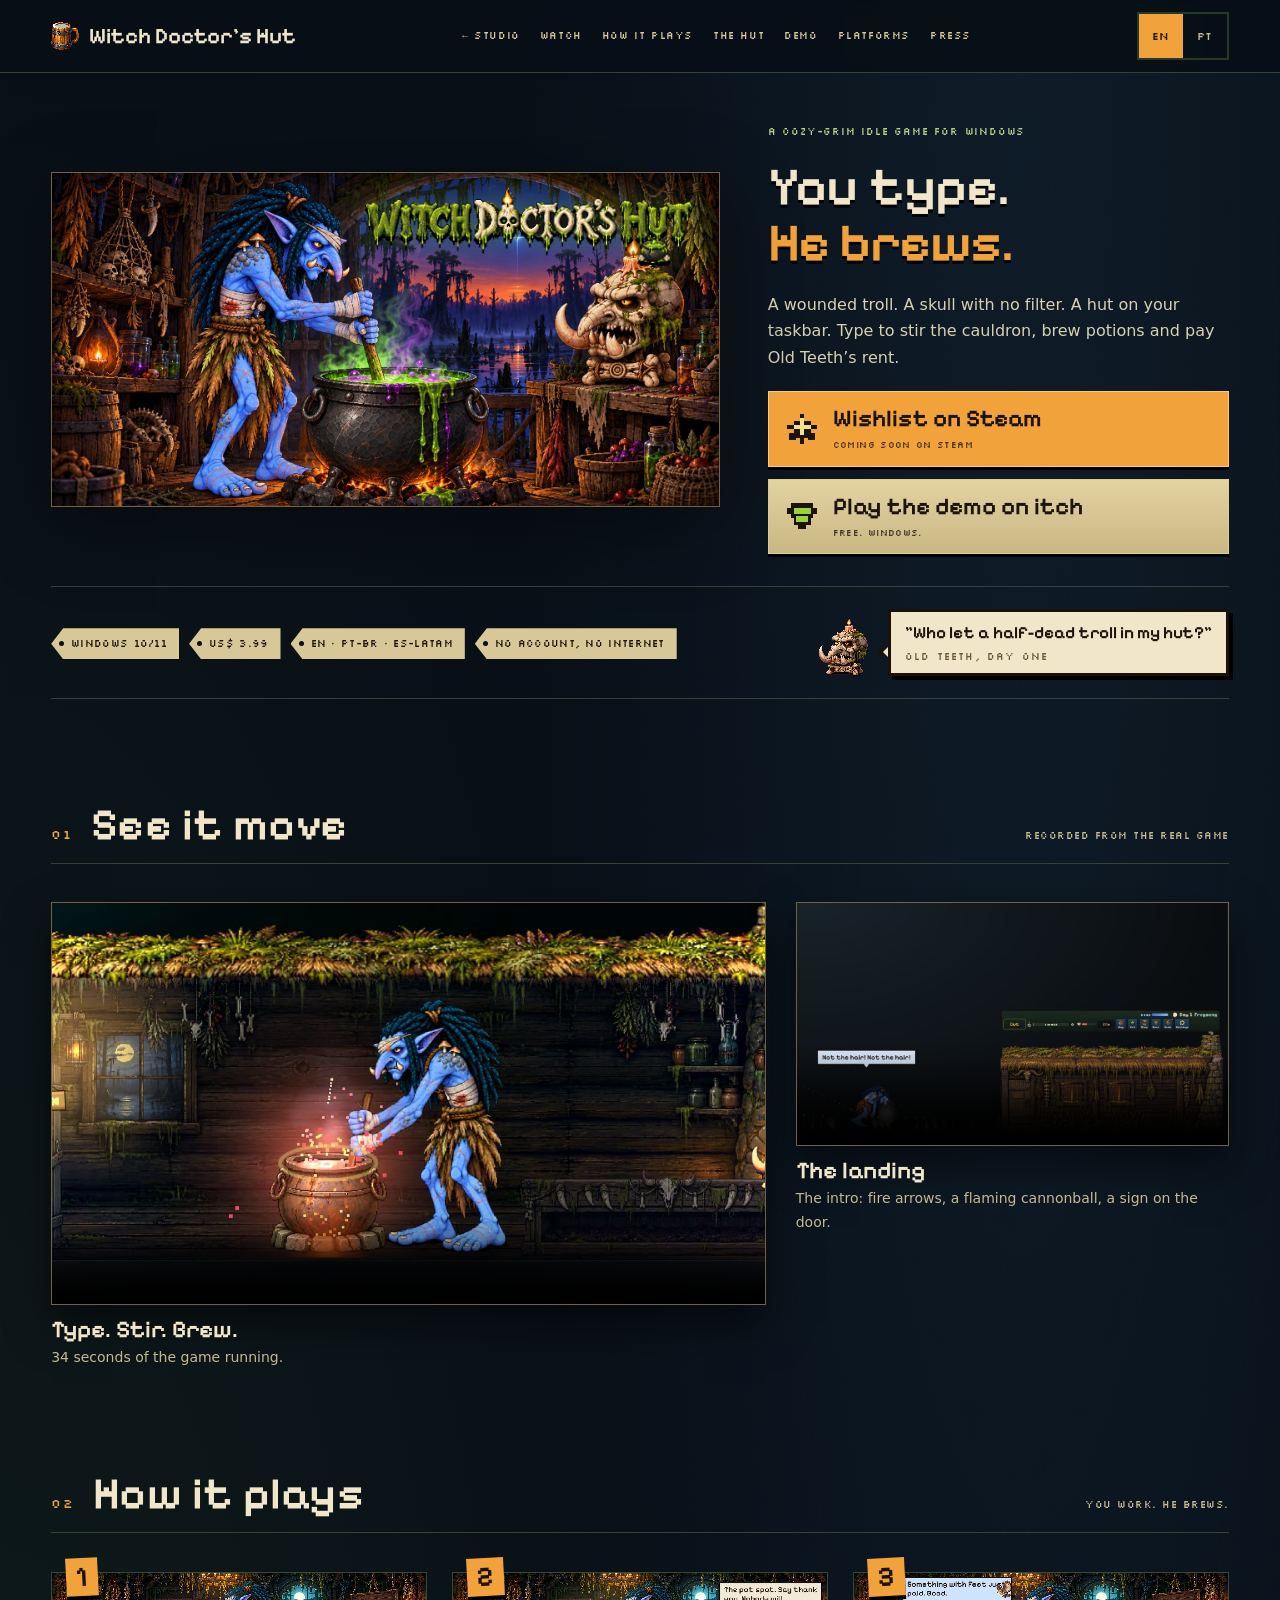
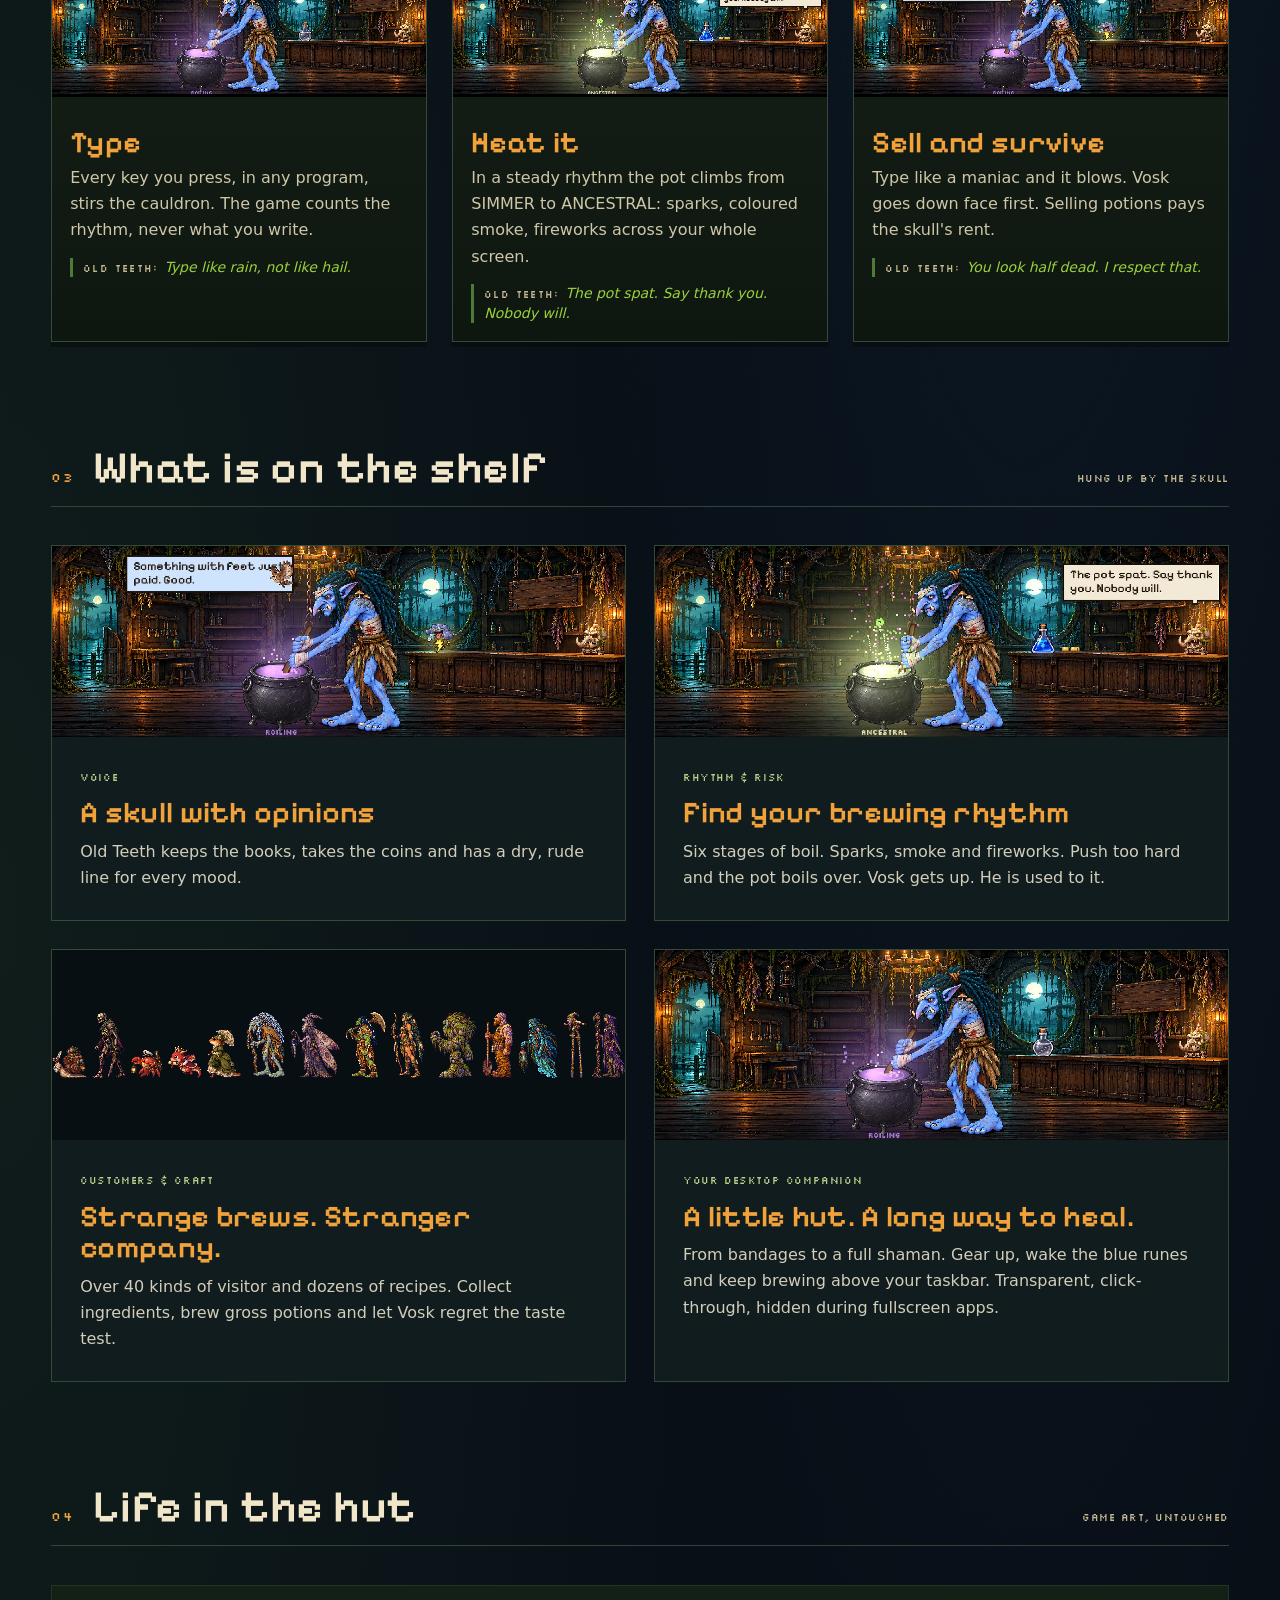
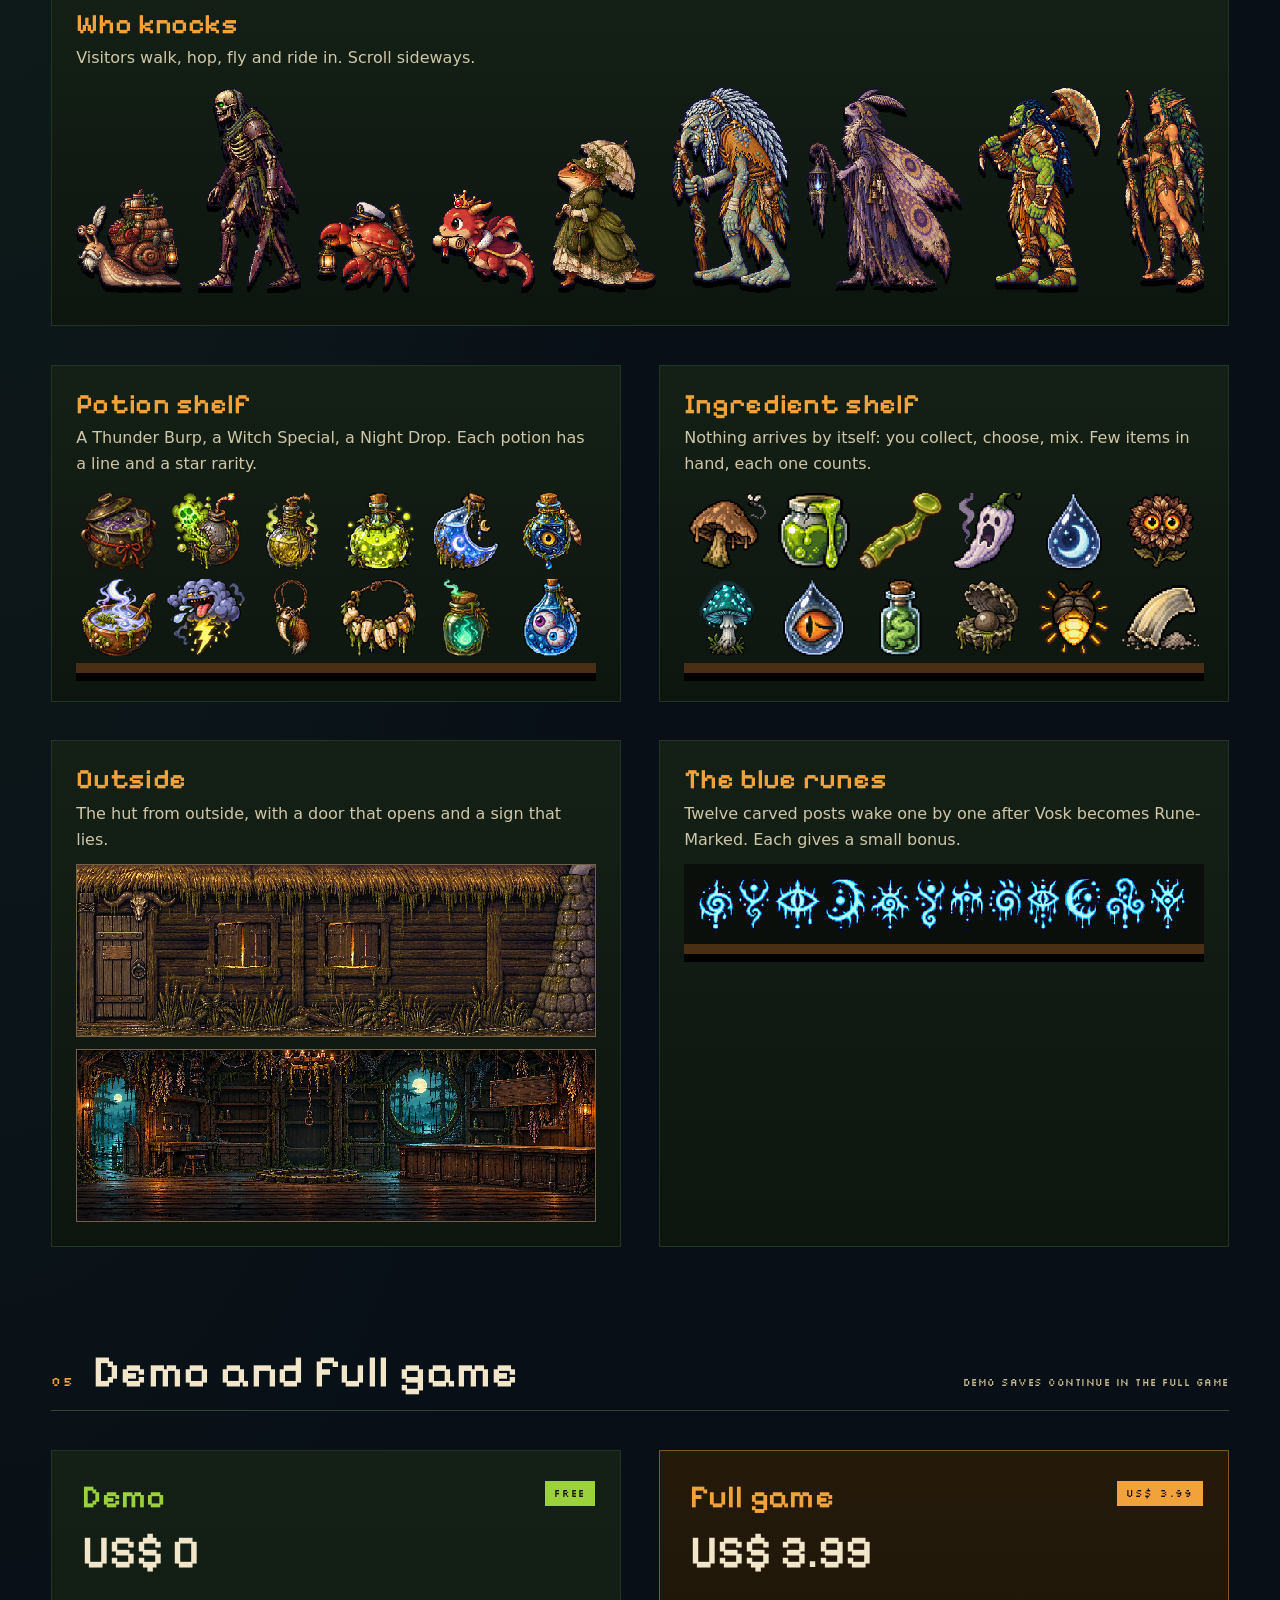
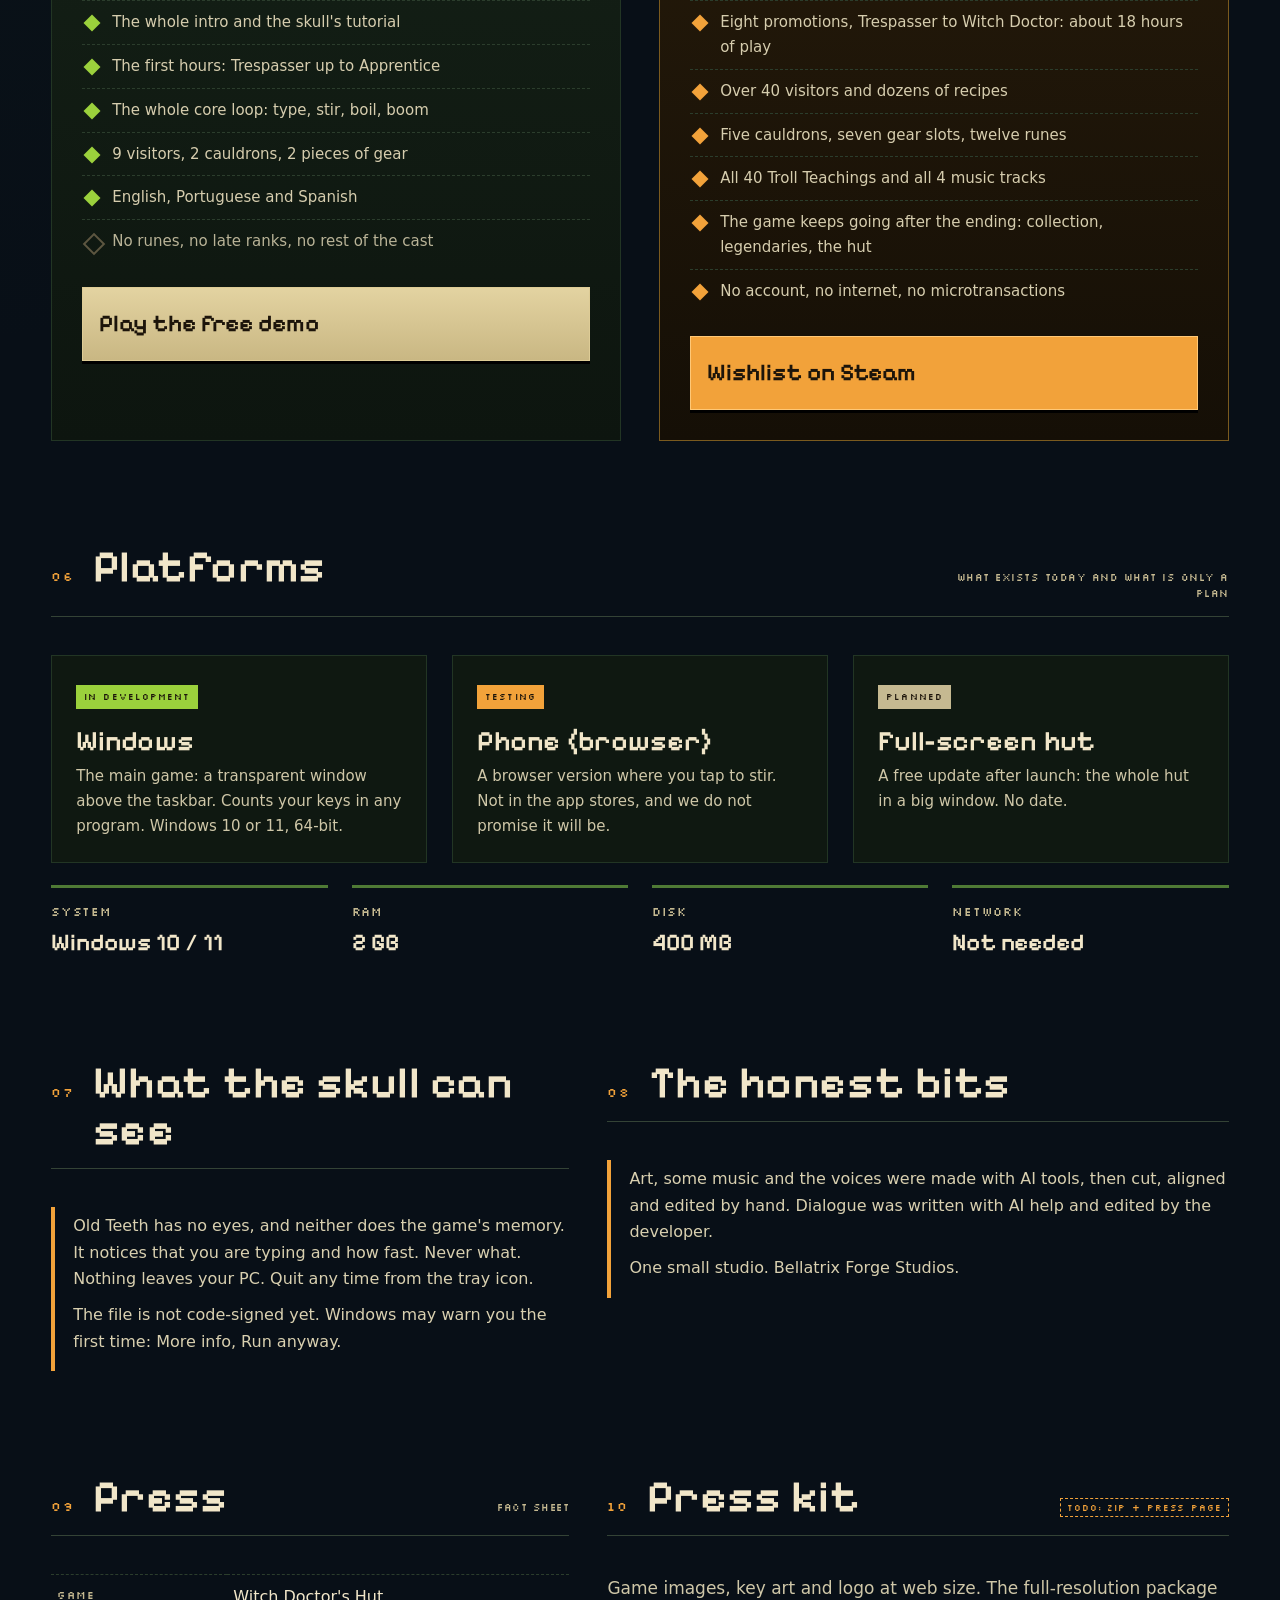
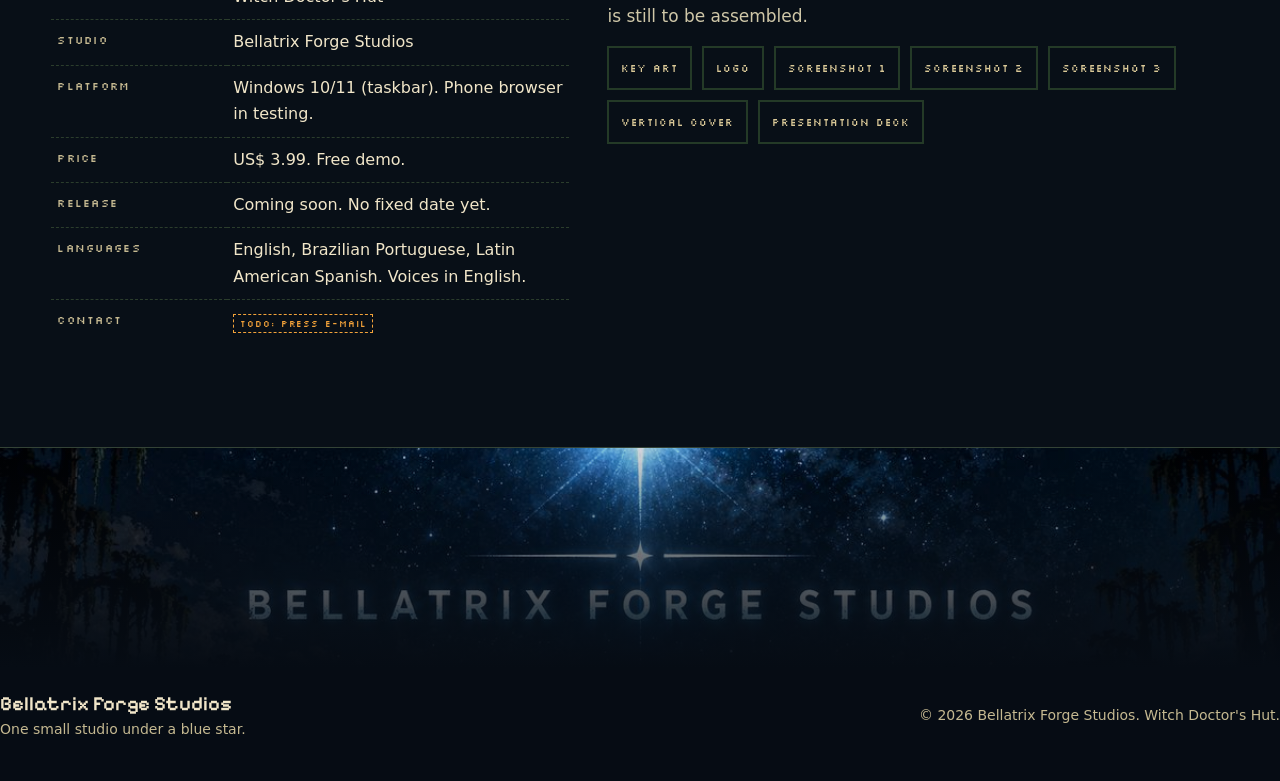
<file: witch-doctors-hut/index.html>
<!doctype html>
<html lang="en">
<head>
<meta charset="utf-8">
<meta name="viewport" content="width=device-width,initial-scale=1">
<title>Witch Doctor's Hut | Bellatrix Forge Studios</title>
<meta name="description" content="A half-dead troll brews gross potions on your Windows taskbar. Your typing is the spoon. A skull roasts him. Free demo. By Bellatrix Forge Studios.">
<link rel="icon" href="data:image/svg+xml,%3Csvg xmlns='http://www.w3.org/2000/svg' viewBox='0 0 32 32'%3E%3Crect width='32' height='32' fill='%230d1210'/%3E%3Cpath d='M6 15h20v3c0 6-4 9-10 9S6 24 6 18z' fill='%23222'/%3E%3Crect x='5' y='13' width='22' height='3' fill='%23444'/%3E%3Ccircle cx='12' cy='11' r='2' fill='%239bd13c'/%3E%3Ccircle cx='18' cy='9' r='2.5' fill='%239bd13c'/%3E%3Ccircle cx='22' cy='11.5' r='1.5' fill='%23f2a23a'/%3E%3C/svg%3E">
<style>
/* Witch Doctor's Hut: studio page. Palette taken from the game: bark black-green, swamp, slime, bone, lantern. */
@font-face{font-family:'Pixelify Sans';font-weight:400 700;font-display:swap;src:url(fonts/PixelifySans.ttf) format('truetype')}
@font-face{font-family:'Silkscreen';font-weight:400;font-display:swap;src:url(fonts/Silkscreen-Regular.ttf) format('truetype')}
:root{
  --bark:#0b100d;--bark2:#111a14;--moss:#1a2a1d;--moss2:#243a27;--swamp:#4f7a35;--slime:#9bd13c;
  --bone:#eadfbd;--parch:#d9c897;--parch2:#bfae7c;--ink:#1c140a;--lantern:#f2a23a;--ember:#d9632a;--blue:#6a8bdc;
  --disp:'Pixelify Sans','Courier New',monospace;--lab:'Silkscreen','Courier New',monospace;--body:Georgia,'Palatino Linotype',Palatino,serif;
  --g:clamp(16px,4vw,56px);
}
*{box-sizing:border-box;font-variant-ligatures:none}
html{scroll-behavior:smooth;background:var(--bark)}
body{margin:0;background:var(--bark);color:var(--bone);font:400 17px/1.6 var(--body);overflow-x:hidden;
  background-image:radial-gradient(1200px 600px at 85% -5%,rgba(242,162,58,.10),transparent 60%),radial-gradient(900px 700px at -10% 40%,rgba(79,122,53,.14),transparent 60%)}
body:before{content:"";position:fixed;inset:0;pointer-events:none;z-index:50;opacity:.05;mix-blend-mode:overlay;
  background-image:url("data:image/svg+xml,%3Csvg xmlns='http://www.w3.org/2000/svg' width='160' height='160'%3E%3Cfilter id='n'%3E%3CfeTurbulence type='fractalNoise' baseFrequency='.9' numOctaves='2'/%3E%3C/filter%3E%3Crect width='160' height='160' filter='url(%23n)'/%3E%3C/svg%3E")}
::selection{background:var(--lantern);color:var(--ink)}
::-webkit-scrollbar{width:12px;background:var(--bark)}::-webkit-scrollbar-thumb{background:var(--moss2);border:2px solid var(--bark);border-radius:6px}
img,video{max-width:100%;display:block}
img{height:auto}
img.px{image-rendering:auto}
a{color:var(--lantern)}
h1,h2,h3{font-family:var(--disp);font-weight:600;line-height:1.05;margin:0;letter-spacing:.01em}
.lab{font:400 12px/1 var(--lab);letter-spacing:.14em;text-transform:uppercase;color:var(--parch2)}
.wrap{padding:0 var(--g);max-width:1480px;margin:0 auto}

/* top bar */
.top{position:sticky;top:0;z-index:40;background:linear-gradient(#0b100df2,#0b100dd9);backdrop-filter:blur(6px);border-bottom:2px solid #000;box-shadow:0 1px 0 #2b3d2c}
.top .wrap{display:flex;align-items:center;gap:20px;height:56px}
.top .mark{display:flex;align-items:center;gap:10px;text-decoration:none;color:var(--bone);font:600 20px var(--disp)}
.top .mark img{width:28px;height:28px;object-fit:contain}
.top nav{margin-left:auto;display:flex;gap:4px;flex-wrap:wrap}
.top nav a{font:400 11px var(--lab);letter-spacing:.12em;text-transform:uppercase;color:var(--parch);text-decoration:none;padding:8px 10px;border-bottom:2px solid transparent}
.top nav a:hover{color:var(--lantern);border-color:var(--lantern)}
.lang{display:flex;border:2px solid var(--moss2)}
.lang button{font:400 11px var(--lab);background:none;border:0;color:var(--parch2);padding:7px 9px;cursor:pointer}
.lang button[aria-pressed=true]{background:var(--lantern);color:var(--ink)}

/* hero: the key art is the window of the hut, the ledger hangs on the right */
.hero{position:relative;padding:var(--g) 0 0}
.hero .wrap{display:grid;grid-template-columns:minmax(0,1.75fr) minmax(300px,1fr);grid-template-areas:"win led" "below led";grid-template-rows:auto 1fr;gap:clamp(18px,2.4vw,34px) clamp(18px,3vw,44px);align-items:start}
.window{grid-area:win}.below{grid-area:below;display:flex;flex-direction:column;gap:22px}.ledger{grid-area:led}
.window{position:relative;border:6px solid #1a120a;outline:2px solid #3a2a16;box-shadow:0 0 0 2px #000,0 30px 60px #000a,inset 0 0 40px #000;background:#000;overflow:hidden}
.window img.art{width:100%;height:auto;aspect-ratio:16/9;object-fit:cover}
.window:after{content:"";position:absolute;inset:0;box-shadow:inset 0 0 90px #000c;pointer-events:none}
.window .logo{position:absolute;left:46%;top:3%;width:50%;height:auto;filter:drop-shadow(0 4px 0 #000) drop-shadow(0 0 18px #9bd13c55)}
.ledger{display:flex;flex-direction:column;gap:22px;padding:6px 0}
.ledger h1{font-size:clamp(34px,4.4vw,64px);color:var(--bone);text-shadow:0 3px 0 #000}
.ledger h1 em{font-style:normal;color:var(--lantern)}
.ledger p{margin:0;color:#d8d0b0}
.pitch{font-size:clamp(17px,1.5vw,20px)}
.plaques{display:flex;flex-direction:column;gap:12px}
.plaque{position:relative;display:flex;align-items:center;gap:14px;text-decoration:none;color:var(--ink);padding:14px 18px 14px 16px;
  background:linear-gradient(180deg,#e3d3a1,#c9b783);border:3px solid #2a1a0c;box-shadow:0 5px 0 #000,inset 0 0 0 2px #efe3bd88;transition:transform .12s}
.plaque:before,.plaque:after{content:"";position:absolute;top:50%;width:8px;height:8px;margin-top:-4px;background:#3a2a16;border-radius:50%}
.plaque:before{left:-14px;box-shadow:0 0 0 3px #1a120a}.plaque:after{right:-14px;box-shadow:0 0 0 3px #1a120a}
.plaque:hover{transform:translateY(-3px) rotate(-.6deg)}
.plaque b{font:600 22px/1 var(--disp)}
.plaque small{display:block;font:400 11px var(--lab);letter-spacing:.1em;opacity:.8;margin-top:4px}
.plaque.green{background:linear-gradient(180deg,#a8d94a,#78a82a)}
.plaque .ic{width:34px;height:34px;flex:none}
.todo{font:400 10px var(--lab);letter-spacing:.1em;color:var(--lantern);border:1px dashed var(--lantern);padding:3px 6px;margin-left:auto;white-space:nowrap}
.tags{display:flex;flex-wrap:wrap;gap:10px 14px;margin-top:2px}
.tag{position:relative;font:400 11px/1 var(--lab);letter-spacing:.1em;text-transform:uppercase;color:var(--ink);background:var(--parch);padding:9px 12px 8px 20px;clip-path:polygon(12px 0,100% 0,100% 100%,12px 100%,0 50%)}
.tag:before{content:"";position:absolute;left:8px;top:50%;width:5px;height:5px;margin-top:-2.5px;border-radius:50%;background:var(--bark)}
.skullnote{display:grid;grid-template-columns:78px 1fr;gap:12px;align-items:end}
.skullnote img{width:78px}
.bubble{position:relative;background:var(--bone);color:var(--ink);padding:10px 14px;border:3px solid #1a120a;font:600 15px/1.35 var(--disp);box-shadow:4px 4px 0 #000}
.bubble:before{content:"";position:absolute;left:-14px;bottom:14px;border:7px solid transparent;border-right-color:#1a120a;border-left:0}
.bubble:after{content:"";position:absolute;left:-8px;bottom:16px;border:5px solid transparent;border-right-color:var(--bone);border-left:0}
.bubble cite{display:block;font:400 10px var(--lab);letter-spacing:.12em;text-transform:uppercase;color:#6b5a38;margin-top:5px;font-style:normal}

/* sections */
section{padding:clamp(48px,8vw,110px) 0 0;position:relative}
.sh{display:flex;align-items:baseline;gap:18px;margin-bottom:clamp(22px,3vw,40px);border-bottom:2px dashed #2b3d2c;padding-bottom:14px}
.sh .no{font:400 13px var(--lab);color:var(--lantern);letter-spacing:.14em}
.sh h2{font-size:clamp(30px,4vw,56px)}
.sh .aside{margin-left:auto;font:400 11px var(--lab);letter-spacing:.12em;color:var(--parch2);text-transform:uppercase;text-align:right}

/* trailers */
.reel{display:grid;grid-template-columns:minmax(0,1.5fr) minmax(0,1fr);gap:clamp(16px,2.6vw,34px);align-items:start}
.screen{border:6px solid #1a120a;outline:2px solid #3a2a16;background:#000;box-shadow:0 20px 40px #0008}
.screen video{width:100%;aspect-ratio:16/9;background:#000}
.cap{margin-top:10px;display:flex;gap:10px;align-items:baseline;flex-wrap:wrap}
.cap b{font:600 20px var(--disp);color:var(--bone)}
.cap span{color:var(--parch2);font-size:15px}
.reel .small .screen{outline-color:#2a3d2b}

/* how it plays: three jars */
.steps{display:grid;grid-template-columns:repeat(3,minmax(0,1fr));gap:clamp(14px,2vw,28px)}
.step{position:relative;background:linear-gradient(#142016,#0e1610);border:3px solid #223524;padding:0 0 18px;box-shadow:0 8px 0 #000}
.step img{width:100%;aspect-ratio:3/1;object-fit:cover;border-bottom:3px solid #000}
.step .n{position:absolute;left:14px;top:-18px;font:600 38px/1 var(--disp);color:var(--ink);background:var(--lantern);padding:6px 12px 4px;transform:rotate(-3deg);box-shadow:0 4px 0 #000}
.step h3{font-size:28px;margin:30px 18px 6px;color:var(--lantern)}
.step p{margin:0 18px;color:#cfc7a8;font-size:16px}
.step .margin{margin:14px 18px 0;font:italic 15px/1.4 var(--body);color:var(--slime);border-left:3px solid var(--swamp);padding-left:10px}
.margin:before{content:"Old Teeth: ";font:400 10px var(--lab);letter-spacing:.12em;text-transform:uppercase;color:var(--parch2);font-style:normal}

/* features: parchment tags hanging on a string */
.rail{position:relative;padding-top:34px}
.rail:before{content:"";position:absolute;left:-2%;right:-2%;top:12px;height:5px;background:linear-gradient(#5b3d1c,#2d1d0c);border-radius:3px;box-shadow:0 3px 0 #000}
.tagsgrid{display:grid;grid-template-columns:repeat(4,minmax(0,1fr));gap:34px clamp(14px,1.8vw,26px)}
.hang{position:relative;background:linear-gradient(#e0d0a0,#c8b680);color:var(--ink);padding:26px 18px 20px;border:2px solid #2a1a0c;clip-path:polygon(0 0,calc(50% - 16px) 0,50% 14px,calc(50% + 16px) 0,100% 0,100% 100%,0 100%);
  transform-origin:50% -26px;transition:transform .3s;box-shadow:inset 0 0 0 2px #fff4;filter:drop-shadow(0 6px 0 #000)}
.hang:nth-child(odd){transform:rotate(-.8deg)}.hang:nth-child(even){transform:rotate(.9deg)}
.hang:hover{transform:rotate(0)}
.hang:before{content:"";position:absolute;left:50%;top:-34px;width:2px;height:40px;background:#c9a05a;box-shadow:0 0 0 1px #0007}
.hang h3{font-size:22px;margin-bottom:6px;color:#3c2208}
.hang p{margin:0;font-size:15px;line-height:1.45}
.hang .lab{color:#6b5a38;display:block;margin-bottom:8px}

/* hut life */
.life{display:grid;grid-template-columns:minmax(0,1fr) minmax(0,1fr);gap:clamp(18px,3vw,40px)}
.panel{background:linear-gradient(#142016,#0d150f);border:3px solid #223524;padding:18px;box-shadow:0 8px 0 #000;position:relative}
.panel h3{font-size:24px;color:var(--lantern);margin-bottom:6px}
.panel p{margin:0 0 10px;color:#cfc7a8;font-size:16px}
.panel.wide{grid-column:1/-1}
.panel,.jar,.step,.pl,.reel>div,.two>div{min-width:0}
.cast{overflow-x:auto;padding:6px 0 14px;scrollbar-width:thin}
.cast img{height:240px;width:auto;max-width:none;filter:drop-shadow(0 6px 0 #000)}
.shelf{border-bottom:10px solid #4a2f14;box-shadow:0 8px 0 #000;margin:6px 0 4px;padding-bottom:2px}
.shelf img{width:100%;height:auto;image-rendering:auto}
.wall{display:grid;grid-template-columns:repeat(2,minmax(0,1fr));gap:12px}
.wall img{width:100%;aspect-ratio:3/1;object-fit:cover;border:3px solid #000;outline:2px solid #3a2a16}

/* demo vs full */
.jars{display:grid;grid-template-columns:minmax(0,1fr) minmax(0,1fr);gap:clamp(16px,3vw,44px)}
.jar{position:relative;padding:26px 24px 24px;border:3px solid #223524;background:linear-gradient(#142016,#0d150f);box-shadow:0 8px 0 #000}
.jar.full{border-color:#7a5a1e;background:linear-gradient(#251a0a,#150f06)}
.jar h3{font-size:32px;color:var(--slime)}.jar.full h3{color:var(--lantern)}
.jar .price{font:600 46px/1 var(--disp);margin:6px 0 14px;color:var(--bone)}
.jar ul{list-style:none;margin:0;padding:0}
.jar li{padding:9px 0 9px 30px;border-top:1px dashed #2b3d2c;position:relative;font-size:16px;color:#d6cdae}
.jar li:before{content:"";position:absolute;left:4px;top:16px;width:12px;height:12px;background:var(--slime);transform:rotate(45deg)}
.jar.full li:before{background:var(--lantern)}
.jar li.no{color:#8d8566}.jar li.no:before{background:none;border:2px solid #5d5640}
.jar .stamp{position:absolute;right:16px;top:16px;font:400 11px var(--lab);letter-spacing:.14em;color:var(--ink);background:var(--slime);padding:6px 9px;transform:rotate(3deg)}
.jar.full .stamp{background:var(--lantern)}

/* platforms */
.plat{display:grid;grid-template-columns:repeat(3,minmax(0,1fr));gap:clamp(14px,2vw,28px)}
.pl{border:3px solid #223524;background:#0f1811;padding:20px 20px 22px;position:relative}
.pl .st{position:absolute;right:14px;top:14px;font:400 10px var(--lab);letter-spacing:.12em;padding:5px 8px;color:var(--ink)}
.st.live{background:var(--slime)}.st.test{background:var(--lantern)}.st.plan{background:var(--parch2)}
.pl h3{font-size:26px;margin-bottom:8px}
.pl p{margin:0;color:#cfc7a8;font-size:16px}
.req{margin-top:22px;display:grid;grid-template-columns:repeat(4,minmax(0,1fr));gap:12px}
.req div{border-top:3px solid var(--swamp);padding-top:8px}
.req b{display:block;font:600 22px var(--disp);color:var(--bone)}

/* honest + press */
.two{display:grid;grid-template-columns:minmax(0,1fr) minmax(0,1.2fr);gap:clamp(18px,3vw,44px)}
.note{border-left:4px solid var(--lantern);padding:6px 0 6px 18px;color:#d9d0b0}
.note p{margin:0 0 10px}
table.facts{width:100%;border-collapse:collapse;font-size:16px}
table.facts td{padding:9px 6px;border-top:1px dashed #2b3d2c;vertical-align:top}
table.facts td:first-child{font:400 11px var(--lab);letter-spacing:.12em;text-transform:uppercase;color:var(--parch2);width:34%;padding-top:13px}
.dl{display:flex;flex-wrap:wrap;gap:10px;margin-top:16px}
.dl a{font:400 11px var(--lab);letter-spacing:.1em;text-transform:uppercase;text-decoration:none;color:var(--parch);border:2px solid var(--moss2);padding:9px 12px}
.dl a:hover{border-color:var(--lantern);color:var(--lantern)}

footer{margin-top:clamp(56px,8vw,120px);position:relative;border-top:3px solid #000;background:#050806}
footer .banner{position:relative;height:clamp(150px,22vw,300px);overflow:hidden}
footer .banner img{width:100%;height:100%;object-fit:cover;opacity:.85}
footer .banner:after{content:"";position:absolute;inset:0;background:linear-gradient(transparent 40%,#050806)}
footer .in{display:flex;gap:20px;flex-wrap:wrap;align-items:center;justify-content:space-between;padding:22px 0 40px}
footer .in p{margin:0;color:var(--parch2);font-size:14px}
footer b{font:600 20px var(--disp);color:var(--bone)}

@media (max-width:1100px){
  .hero .wrap{grid-template-columns:minmax(0,1fr);grid-template-areas:"win" "led" "below"}.window .logo{width:52%}
  .tagsgrid{grid-template-columns:repeat(2,minmax(0,1fr))}
  .reel,.life,.two,.jars{grid-template-columns:minmax(0,1fr)}
  .steps,.plat{grid-template-columns:minmax(0,1fr)}
  .req{grid-template-columns:repeat(2,minmax(0,1fr))}
  .top nav{display:none}
}
@media (max-width:560px){
  body{font-size:16px}
  .tagsgrid,.wall{grid-template-columns:1fr}
  .sh{flex-wrap:wrap}.sh .aside{margin-left:0;text-align:left;width:100%}
  .plaque b{font-size:19px}.todo{display:none}
  .window .logo{width:56%;left:42%}
  .jar .price{font-size:38px}
  .skullnote{grid-template-columns:62px 1fr}.skullnote img{width:62px}
}
@keyframes flick{0%,100%{opacity:1}45%{opacity:.82}55%{opacity:.95}}
.flick{animation:flick 3.2s infinite}
@keyframes rise{from{opacity:0;transform:translateY(18px)}to{opacity:1;transform:none}}
.rise{animation:rise .7s both}
.rise:nth-child(2){animation-delay:.12s}.rise:nth-child(3){animation-delay:.24s}.rise:nth-child(4){animation-delay:.36s}
@media (prefers-reduced-motion:reduce){*{animation:none!important;transition:none!important;scroll-behavior:auto}}

.rise{animation:none!important}
/* Studio polish: night-blue foundations, lantern actions, readable pixel headings. */
:root{--bark:#080f17;--bark2:#101c23;--bone:#f1e6c9;--parch2:#c5b991;--body:system-ui,-apple-system,'Segoe UI',sans-serif}
body{background-color:var(--bark);background-image:radial-gradient(ellipse at 80% 0%,#19304366,transparent 35%),radial-gradient(ellipse at 0% 35%,#26432544,transparent 40%);line-height:1.65}
body:before{display:none}
a,button{-webkit-tap-highlight-color:transparent}
a:focus-visible,button:focus-visible,[tabindex]:focus-visible,video:focus-visible{outline:3px solid var(--lantern);outline-offset:5px}
.skip{position:fixed;left:16px;top:8px;z-index:100;background:var(--bone);color:var(--ink);padding:12px 18px;transform:translateY(-160%)}.skip:focus{transform:none}
section,main{scroll-margin-top:92px}
.wrap{max-width:1480px}
.top{background:#080f17f5;border-bottom:1px solid #344336;box-shadow:none}
.top .wrap{min-height:72px;height:auto;gap:16px;padding-top:10px;padding-bottom:10px}
.top .mark{font-size:22px;white-space:nowrap}.top nav a{display:inline-flex;align-items:center;min-height:44px;font-size:10px;letter-spacing:.06em;padding:8px}
.lang{margin-left:auto;flex:none}.lang button{min-height:44px;min-width:44px;padding:8px}
.hero{padding-top:clamp(24px,4vw,64px)}
.hero .wrap{grid-template-columns:minmax(0,1.45fr) minmax(340px,1fr);grid-template-areas:'win led' 'below below';gap:32px 48px;align-items:center}
.window{border:1px solid #746044;outline:none;box-shadow:0 20px 70px #0006}
.window img.art{aspect-ratio:1600/800;object-position:top}
.window:after{box-shadow:inset 0 0 35px #0006}.window .logo{left:47%;top:4%;width:49%;z-index:1}
.ledger{gap:20px;padding:0}.ledger h1{font-size:clamp(42px,4.2vw,64px);line-height:1.04;letter-spacing:-.015em}.ledger .lab{color:#b7cf8b;line-height:1.6;font-size:10px;letter-spacing:.08em}
.pitch{font-size:clamp(16px,1.25vw,18px);max-width:44ch;line-height:1.65}
.plaques{gap:12px}.plaque{padding:14px 16px;border:1px solid #decc96;box-shadow:0 3px 0 #000;min-height:74px}.plaque:before,.plaque:after{display:none}.plaque.green{background:var(--lantern);border-color:#ffc876}.plaque:hover{transform:translateY(-2px)}.plaque b{font-size:24px}.plaque small{font-size:9px;line-height:1.5;letter-spacing:.04em}.plaque .todo{display:none}
.below{flex-direction:row;align-items:center;justify-content:space-between;padding:22px 0;border-top:1px solid #344336;border-bottom:1px solid #344336;gap:32px}.tags{max-width:650px;gap:10px}.tag{font-size:10px;letter-spacing:.03em;line-height:1.4}.skullnote{max-width:430px;grid-template-columns:64px 1fr}.skullnote img{width:64px}.bubble{font-size:17px}.flick{animation:none}
.sh{border-bottom:1px solid #344336}.sh h2{font-size:clamp(32px,3.5vw,50px)}.sh .aside{font-size:10px;line-height:1.6;letter-spacing:.05em;max-width:34ch}.lab{line-height:1.5;letter-spacing:.06em}
.reel{grid-template-columns:minmax(0,1.65fr) minmax(0,1fr);gap:30px}.screen{border:1px solid #746044;outline:none}.cap span{font-size:14px}.cap{align-items:flex-start;flex-direction:column;gap:2px}.cap b{font-size:24px}
.step{border:1px solid #344936;box-shadow:0 5px 0 #0005}.step h3{font-size:30px}.step p{line-height:1.65}.step .margin{font-size:14px}.step .n{font-size:28px;top:-15px;padding:5px 10px}
.feature-grid{display:grid;grid-template-columns:repeat(2,minmax(0,1fr));gap:28px}.feature{border:1px solid #344936;background:#101c1d;overflow:hidden}.feature img{width:100%;aspect-ratio:3/1;object-fit:contain;background:#080f12;image-rendering:pixelated}.feature-copy{padding:24px 28px 28px}.feature h3{font-size:30px;margin:8px 0 10px;color:var(--lantern)}.feature p{margin:0;font-size:16px;color:#d3cdbb;max-width:55ch}.feature .lab{font-size:10px;color:#b7cf8b}
.step img,.wall img,.cast img,.shelf img,img.px,.skullnote img,.top .mark img{image-rendering:pixelated}.panel{border-width:1px;padding:24px;box-shadow:none}.panel h3{font-size:28px}.cast{scrollbar-color:#7e9c55 #101c1d}.cast img{height:200px}.wall{grid-template-columns:1fr}.wall img{outline:none;border:1px solid #746044}
.jar{border-width:1px;padding:30px;box-shadow:none}.jar h3{padding-right:100px}.jar .stamp{top:30px;right:25px;font-size:10px;transform:none}.jar li{font-size:15px;line-height:1.65}.jar li.no{color:#b9b397}.jar .price{margin:16px 0 24px}.jar .plaque{margin-top:24px}
.pl{border-width:1px;padding:24px}.pl .st{position:static;display:inline-block;line-height:1.5;font-size:9px;margin-bottom:18px}.pl h3{font-size:28px}.pl p{font-size:15px}
.req{gap:24px}.req b{font-size:24px;margin-top:4px}.note{font-size:16px}.facts td{overflow-wrap:anywhere}.dl a{min-height:44px;display:flex;align-items:center;font-size:10px;line-height:1.5}.todo{white-space:normal;line-height:1.5;font-size:9px}
footer{background:#060c14;border-top:1px solid #344336}footer .banner{height:220px}footer .banner img{object-position:center 42%}footer .banner:after{background:linear-gradient(transparent,#060c14)}
@media(min-width:1800px){.hero{padding-top:72px}.hero .wrap{gap:40px 56px}.ledger h1{font-size:66px}}
@media(max-width:1100px){.top nav{display:none}.hero .wrap{grid-template-columns:minmax(0,1.2fr) minmax(300px,1fr);gap:26px}.ledger h1{font-size:44px}.below{align-items:flex-start}.steps{grid-template-columns:repeat(3,minmax(0,1fr))}.life,.jars,.two{grid-template-columns:repeat(2,minmax(0,1fr))}.plat{grid-template-columns:repeat(3,minmax(0,1fr))}.plaque b{font-size:22px}.reel{grid-template-columns:1.5fr 1fr}}
@media(max-width:800px){.hero .wrap{grid-template-columns:1fr;grid-template-areas:'win' 'led' 'below';gap:26px}.window .logo{left:47%;width:49%}.ledger h1{font-size:clamp(42px,7vw,58px);max-width:17ch}.ledger .pitch{max-width:55ch}.below{flex-direction:column;gap:22px}.feature-grid,.steps,.life,.jars,.two,.plat,.reel{grid-template-columns:1fr}.sh .aside{max-width:none}.feature-copy{padding:22px}.steps{gap:36px}.step img{aspect-ratio:3/1}.step p{font-size:16px}.reel{gap:28px}.skullnote{max-width:none}.req{grid-template-columns:repeat(2,minmax(0,1fr))}.top .mark{font-size:19px}.top .wrap{gap:8px}.top .mark img{width:24px}.jar{padding:24px}.jar .stamp{top:26px;right:20px}.cast img{height:160px}.todo{display:inline-block}.plaque .todo{display:none}section{padding-top:64px}footer .in{padding-bottom:32px}.sh{gap:12px}.sh .aside{width:100%;text-align:left;margin-left:0}}
@media(prefers-reduced-motion:reduce){html{scroll-behavior:auto}.rise{animation:none}}

</style>
</head>
<body>
<a class="skip" href="#top" data-pt="Pular para o conteúdo">Skip to content</a>

<header class="top">
  <div class="wrap">
    <a class="mark" href="#top"><img src="img/mug.png" alt="" width="28" height="28"><span>Witch Doctor's Hut</span></a>
    <nav aria-label="Sections">
      <a href="../" data-pt="Estúdio">&#8592; Studio</a>
      <a href="#watch" data-pt="Vídeo">Watch</a>
      <a href="#play" data-pt="Como joga">How it plays</a>
      <a href="#hut" data-pt="A cabana">The hut</a>
      <a href="#demo" data-pt="Demo">Demo</a>
      <a href="#platforms" data-pt="Plataformas">Platforms</a>
      <a href="#press" data-pt="Imprensa">Press</a>
    </nav>
    <div class="lang" role="group" aria-label="Language"><button type="button" data-l="en" aria-pressed="true">EN</button><button type="button" data-l="pt" aria-pressed="false">PT</button></div>
  </div>
</header>

<main id="top" tabindex="-1">
<div class="hero">
  <div class="wrap">
    <div class="window rise">
      <img class="art" src="img/key_art.jpg" width="1600" height="900" data-alt-pt="Vosk, o troll azul, mexe o caldeirão enquanto Old Teeth observa na cabana." alt="Vosk the blue troll stirring a bubbling cauldron in his hut, Old Teeth the skull on the counter, a blue star over the swamp outside.">
      <img class="logo" src="img/logo.png" width="1400" height="330" data-alt-pt="Witch Doctor's Hut" alt="Witch Doctor's Hut">
    </div>
    <div class="below">
      <div class="tags" aria-label="Quick facts">
        <span class="tag">Windows 10/11</span><span class="tag">US$ 3.99</span><span class="tag">EN · PT-BR · ES-LATAM</span><span class="tag" data-pt="Sem conta, sem internet">No account, no internet</span>
      </div>
      <div class="skullnote">
        <img src="img/skull_sarcastic.png" data-alt-pt="Old Teeth, a caveira com uma vela na cabeça." alt="Old Teeth, a skull with a candle on his head" width="78" height="82">
        <div class="bubble" data-pt="&quot;Quem deixou um troll meio morto entrar na minha cabana?&quot;<cite>Old Teeth, primeiro dia</cite>">"Who let a half-dead troll in my hut?"<cite>Old Teeth, day one</cite></div>
      </div>
    </div>
    <div class="ledger rise">
      <span class="lab" data-pt="Um jogo idle cozy-grim para Windows">A cozy-grim idle game for Windows</span>
      <h1 data-pt="Você digita.<br><em>Ele prepara.</em>">You type.<br><em>He brews.</em></h1>
      <p class="pitch" data-pt="Um troll ferido. Uma caveira sem filtro. Uma cabana na sua barra de tarefas. Digite para mexer o caldeirão, preparar poções e pagar o aluguel de Old Teeth.">A wounded troll. A skull with no filter. A hut on your taskbar. Type to stir the cauldron, brew potions and pay Old Teeth’s rent.</p>
      <div class="plaques">
        <a class="plaque green" href="#TODO-steam-wishlist-url" id="wl">
          <svg class="ic" viewBox="0 0 16 16" shape-rendering="crispEdges" aria-hidden="true"><path fill="#1c140a" d="M7 1h2v3h3v2h3v2h-3v2h2v3h-3v-1h-2v3H7v-3H5v1H2v-3h2V8H1V6h3V4h3z"/><path fill="#f2e08a" d="M7 3h2v3h3v2H9v3H7V8H4V6h3z"/></svg>
          <span><b data-pt="Lista de desejos na Steam">Wishlist on Steam</b><small data-pt="Em breve na Steam">Coming soon on Steam</small></span>
          <span class="todo">TODO: Steam URL</span>
        </a>
        <a class="plaque" href="#TODO-itch-demo-url" id="demo-btn">
          <svg class="ic" viewBox="0 0 16 16" shape-rendering="crispEdges" aria-hidden="true"><path fill="#1c140a" d="M3 2h10v2h2v3h-2v2H12v3h-2v2H6v-2H4V9H3V7H1V4h2z"/><path fill="#9bd13c" d="M4 4h8v3H4zM5 8h6v3H5z"/></svg>
          <span><b data-pt="Jogue a demo no itch">Play the demo on itch</b><small data-pt="Grátis. Windows.">Free. Windows.</small></span>
          <span class="todo">TODO: itch URL</span>
        </a>
      </div>
    </div>
  </div>
</div>

<section id="watch">
  <div class="wrap">
    <div class="sh"><span class="no">01</span><h2 data-pt="Veja o jogo">See it move</h2><span class="aside" data-pt="Gravado do jogo de verdade">Recorded from the real game</span></div>
    <div class="reel">
      <div>
        <div class="screen"><video aria-label="Gameplay trailer" controls preload="none" playsinline poster="img/poster_short.jpg"><source src="video/brew_short_v2_16x9.mp4" type="video/mp4"></video></div>
        <div class="cap"><b data-pt="Digite. Mexa. Prepare.">Type. Stir. Brew.</b><span data-pt="34 segundos do jogo rodando.">34 seconds of the game running.</span></div>
      </div>
      <div class="small">
        <div class="screen"><video aria-label="Game introduction" controls preload="none" playsinline poster="img/poster_intro.jpg"><source src="video/intro_v3_720p.mp4" type="video/mp4"></video></div>
        <div class="cap"><b data-pt="A chegada">The landing</b><span data-pt="A intro: flechas, bala de canhão em chamas, uma placa na porta.">The intro: fire arrows, a flaming cannonball, a sign on the door.</span></div>
      </div>
    </div>
  </div>
</section>

<section id="play">
  <div class="wrap">
    <div class="sh"><span class="no">02</span><h2 data-pt="Como joga">How it plays</h2><span class="aside" data-pt="Você trabalha. Ele prepara.">You work. He brews.</span></div>
    <div class="steps">
      <article class="step"><span class="n">1</span><img src="img/shot_1.jpg" width="1440" height="480" data-alt-pt="Vosk prepara poções no caldeirão dentro da cabana." alt="The hut interior with the troll at a calm green cauldron" loading="lazy"><h3 data-pt="Digite">Type</h3><p data-pt="Cada tecla, em qualquer programa, mexe o caldeirão. O jogo conta o ritmo, nunca o que você escreve.">Every key you press, in any program, stirs the cauldron. The game counts the rhythm, never what you write.</p><div class="margin" data-pt="Digite como chuva, não como granizo.">Type like rain, not like hail.</div></article>
      <article class="step"><span class="n">2</span><img src="img/shot_2.jpg" width="1440" height="480" data-alt-pt="Vosk mexe o caldeirão brilhante." alt="The cauldron at the top stage, glowing white, with Vosk stirring" loading="lazy"><h3 data-pt="Esquente">Heat it</h3><p data-pt="Em ritmo firme, a panela sobe de SIMMER até ANCESTRAL: faíscas, fumaça colorida, fogos pela tela toda.">In a steady rhythm the pot climbs from SIMMER to ANCESTRAL: sparks, coloured smoke, fireworks across your whole screen.</p><div class="margin" data-pt="A panela cuspiu. Diga obrigado. Ninguém vai dizer.">The pot spat. Say thank you. Nobody will.</div></article>
      <article class="step"><span class="n">3</span><img src="img/shot_3.jpg" width="1440" height="480" data-alt-pt="Uma poção no balcão ao lado de Old Teeth." alt="A potion on the counter with the skull talking" loading="lazy"><h3 data-pt="Venda e sobreviva">Sell and survive</h3><p data-pt="Digite como um maníaco e ela explode. O Vosk cai de cara. Vender poções paga o aluguel da caveira.">Type like a maniac and it blows. Vosk goes down face first. Selling potions pays the skull's rent.</p><div class="margin" data-pt="Você parece meio morto. Eu respeito isso.">You look half dead. I respect that.</div></article>
    </div>
  </div>
</section>

<section id="features">
  <div class="wrap">
    <div class="sh"><span class="no">03</span><h2 data-pt="O que tem na prateleira">What is on the shelf</h2><span class="aside" data-pt="Penduradas pela caveira">Hung up by the skull</span></div>
    <div class="feature-grid"><article class="feature"><img src="img/shot_3.jpg" data-alt-pt="Uma poção no balcão ao lado de Old Teeth." alt="Potion on the counter beside Old Teeth" loading="lazy"><div class="feature-copy"><span class="lab" data-pt="Voz">Voice</span><h3 data-pt="Uma caveira cheia de opiniões">A skull with opinions</h3><p data-pt="Old Teeth cuida das contas, recebe as moedas e tem uma frase seca e grosseira para cada humor.">Old Teeth keeps the books, takes the coins and has a dry, rude line for every mood.</p></div></article>
<article class="feature"><img src="img/shot_2.jpg" data-alt-pt="Vosk mexe o caldeirão brilhante." alt="Vosk stirring a glowing cauldron" loading="lazy"><div class="feature-copy"><span class="lab" data-pt="Ritmo e risco">Rhythm & risk</span><h3 data-pt="Encontre seu ritmo">Find your brewing rhythm</h3><p data-pt="Seis estágios de fervura. Faíscas, fumaça e fogos. Exagere e a panela transborda. Vosk levanta. Ele está acostumado.">Six stages of boil. Sparks, smoke and fireworks. Push too hard and the pot boils over. Vosk gets up. He is used to it.</p></div></article>
<article class="feature"><img src="img/full_cast.png" data-alt-pt="Visitantes do jogo, incluindo criaturas, viajantes e seres do pântano." alt="Visitors from the game" loading="lazy"><div class="feature-copy"><span class="lab" data-pt="Clientes e receitas">Customers & craft</span><h3 data-pt="Poções estranhas. Visitas ainda mais.">Strange brews. Stranger company.</h3><p data-pt="Mais de 40 tipos de visitantes e dezenas de receitas. Colete ingredientes, prepare poções nojentas e deixe o Vosk se arrepender de provar.">Over 40 kinds of visitor and dozens of recipes. Collect ingredients, brew gross potions and let Vosk regret the taste test.</p></div></article>
<article class="feature"><img src="img/shot_1.jpg" data-alt-pt="Vosk prepara poções no caldeirão dentro da cabana." alt="Vosk brewing inside the hut" loading="lazy"><div class="feature-copy"><span class="lab" data-pt="Seu companheiro de desktop">Your desktop companion</span><h3 data-pt="Uma cabana. Um longo caminho de cura.">A little hut. A long way to heal.</h3><p data-pt="De ataduras a xamã completo. Equipe o Vosk, desperte as runas azuis e prepare poções na barra de tarefas. Transparente, não bloqueia o mouse e se esconde durante apps em tela cheia.">From bandages to a full shaman. Gear up, wake the blue runes and keep brewing above your taskbar. Transparent, click-through, hidden during fullscreen apps.</p></div></article></div>
  </div>
</section>

<section id="hut">
  <div class="wrap">
    <div class="sh"><span class="no">04</span><h2 data-pt="A vida na cabana">Life in the hut</h2><span class="aside" data-pt="Arte do jogo, sem retoque">Game art, untouched</span></div>
    <div class="life">
      <div class="panel wide"><h3 data-pt="Quem bate na porta">Who knocks</h3><p data-pt="Os visitantes andam, pulam, voam e chegam montados. Arraste para o lado.">Visitors walk, hop, fly and ride in. Scroll sideways.</p><div class="cast" tabindex="0" role="region" aria-label="Game visitors"><img src="img/full_cast.png" width="2638" height="300" data-alt-pt="Visitantes do jogo, incluindo criaturas, viajantes e seres do pântano." alt="Fourteen of the game's visitors: a skeleton, a crab captain, a baby dragon, a lady frog with a parasol, a troll elder, a moth priestess, an orc, an elf, a moss golem, a dwarf, a wraith, a stilt gnome and a warlock." loading="lazy"></div></div>
      <div class="panel"><h3 data-pt="Prateleira de poções">Potion shelf</h3><p data-pt="Um Thunder Burp, um Witch Special, um Night Drop. Cada poção tem frase e raridade em estrelas.">A Thunder Burp, a Witch Special, a Night Drop. Each potion has a line and a star rarity.</p><div class="shelf"><img src="img/potions.png" width="672" height="224" data-alt-pt="Prateleira de poções e amuletos em pixel art." alt="Twelve hand-painted pixel potions and charms." loading="lazy"></div></div>
      <div class="panel"><h3 data-pt="Prateleira de ingredientes">Ingredient shelf</h3><p data-pt="Nada chega sozinho: você coleta, escolhe, mistura. Poucos itens na mão, cada um com peso.">Nothing arrives by itself: you collect, choose, mix. Few items in hand, each one counts.</p><div class="shelf"><img src="img/ingredients.png" width="672" height="224" data-alt-pt="Ingredientes do jogo, incluindo cogumelo, pimenta fantasma e orvalho da lua." alt="Twelve ingredients: a mushroom, bog snot, a toe, a ghost pepper, moon dew, an owl bloom and more." loading="lazy"></div></div>
      <div class="panel"><h3 data-pt="Por fora">Outside</h3><p data-pt="A cabana por fora, com porta que abre e uma placa que mente.">The hut from outside, with a door that opens and a sign that lies.</p><div class="wall"><img src="img/hut_outside.jpg" width="1440" height="480" data-alt-pt="A cabana por fora, com telhado de palha e janelas iluminadas." alt="The hut seen from outside, thatched roof, lit windows" loading="lazy"><img src="img/hut_inside.jpg" width="1440" height="480" data-alt-pt="Interior da cabana com uma janela redonda para o pântano." alt="The hut interior with a round window onto the swamp" loading="lazy"></div></div>
      <div class="panel"><h3 data-pt="As runas azuis">The blue runes</h3><p data-pt="Doze postes entalhados acordam um a um depois que o Vosk vira Rune-Marked. Cada um dá um pequeno bônus.">Twelve carved posts wake one by one after Vosk becomes Rune-Marked. Each gives a small bonus.</p><div class="shelf" style="background:#0a0f0c;padding:14px"><img src="img/runes.png" width="1812" height="192" data-alt-pt="Doze runas azuis brilhantes." alt="Twelve glowing blue runes." loading="lazy"></div></div>
    </div>
  </div>
</section>

<section id="demo">
  <div class="wrap">
    <div class="sh"><span class="no">05</span><h2 data-pt="Demo e jogo completo">Demo and full game</h2><span class="aside" data-pt="O save da demo continua no jogo completo">Demo saves continue in the full game</span></div>
    <div class="jars">
      <article class="jar"><span class="stamp" data-pt="GRÁTIS">FREE</span>
        <h3 data-pt="Demo">Demo</h3><div class="price">US$ 0</div>
        <ul>
          <li data-pt="A intro inteira e o tutorial da caveira">The whole intro and the skull's tutorial</li>
          <li data-pt="As primeiras horas: de Trespasser até Apprentice">The first hours: Trespasser up to Apprentice</li>
          <li data-pt="O jogo base inteiro: digitar, mexer, ferver, estourar">The whole core loop: type, stir, boil, boom</li>
          <li data-pt="9 visitantes, 2 caldeirões, 2 peças de equipamento">9 visitors, 2 cauldrons, 2 pieces of gear</li>
          <li data-pt="Inglês, português e espanhol">English, Portuguese and Spanish</li>
          <li class="no" data-pt="Sem runas, sem as patentes finais, sem o resto do elenco">No runes, no late ranks, no rest of the cast</li>
        </ul>
        <a class="plaque" href="#TODO-itch-demo-url"><b data-pt="Jogue a demo grátis">Play the free demo</b></a>
      </article>
      <article class="jar full"><span class="stamp" data-pt="US$ 3,99">US$ 3.99</span>
        <h3 data-pt="Jogo completo">Full game</h3><div class="price">US$ 3.99</div>
        <ul>
          <li data-pt="Oito promoções, de Trespasser a Witch Doctor: cerca de 18 horas de jogo">Eight promotions, Trespasser to Witch Doctor: about 18 hours of play</li>
          <li data-pt="Mais de 40 visitantes e dezenas de receitas">Over 40 visitors and dozens of recipes</li>
          <li data-pt="Cinco caldeirões, sete espaços de equipamento, doze runas">Five cauldrons, seven gear slots, twelve runes</li>
          <li data-pt="As 40 Lições do Troll e as 4 faixas de música">All 40 Troll Teachings and all 4 music tracks</li>
          <li data-pt="Depois do fim o jogo continua: coleção, lendárias, cabana">The game keeps going after the ending: collection, legendaries, the hut</li>
          <li data-pt="Sem conta, sem internet, sem microtransações">No account, no internet, no microtransactions</li>
        </ul>
        <a class="plaque green" href="#TODO-steam-wishlist-url"><b data-pt="Lista de desejos na Steam">Wishlist on Steam</b></a>
      </article>
    </div>
  </div>
</section>

<section id="platforms">
  <div class="wrap">
    <div class="sh"><span class="no">06</span><h2 data-pt="Plataformas">Platforms</h2><span class="aside" data-pt="O que existe hoje e o que é plano">What exists today and what is only a plan</span></div>
    <div class="plat">
      <article class="pl"><span class="st live" data-pt="EM DESENVOLVIMENTO">IN DEVELOPMENT</span><h3>Windows</h3><p data-pt="O jogo principal: uma janela transparente em cima da barra de tarefas. Conta suas teclas em qualquer programa. Windows 10 ou 11, 64 bits.">The main game: a transparent window above the taskbar. Counts your keys in any program. Windows 10 or 11, 64-bit.</p></article>
      <article class="pl"><span class="st test" data-pt="EM TESTE">TESTING</span><h3 data-pt="Celular (navegador)">Phone (browser)</h3><p data-pt="Uma versão no navegador, com toque para mexer. Ainda não está nas lojas de apps e não prometemos que vai estar.">A browser version where you tap to stir. Not in the app stores, and we do not promise it will be.</p></article>
      <article class="pl"><span class="st plan" data-pt="PLANEJADO">PLANNED</span><h3 data-pt="Cabana em tela cheia">Full-screen hut</h3><p data-pt="Uma atualização grátis depois do lançamento: a cabana inteira numa janela grande. Sem data.">A free update after launch: the whole hut in a big window. No date.</p></article>
    </div>
    <div class="req">
      <div><span class="lab" data-pt="Sistema">System</span><b>Windows 10 / 11</b></div>
      <div><span class="lab">RAM</span><b>2 GB</b></div>
      <div><span class="lab" data-pt="Disco">Disk</span><b>400 MB</b></div>
      <div><span class="lab" data-pt="Rede">Network</span><b data-pt="Não precisa">Not needed</b></div>
    </div>
  </div>
</section>

<section id="honest">
  <div class="wrap two">
    <div>
      <div class="sh"><span class="no">07</span><h2 data-pt="O que a caveira vê">What the skull can see</h2></div>
      <div class="note">
        <p data-pt="Old Teeth não tem olhos, e o jogo também não tem memória do que você escreve. Ele percebe que você está digitando e com que velocidade. Nunca o quê. Nada sai do seu PC. Saia quando quiser pela bandeja.">Old Teeth has no eyes, and neither does the game's memory. It notices that you are typing and how fast. Never what. Nothing leaves your PC. Quit any time from the tray icon.</p>
        <p data-pt="O arquivo ainda não é assinado digitalmente. O Windows pode avisar na primeira vez: Mais informações, Executar assim mesmo.">The file is not code-signed yet. Windows may warn you the first time: More info, Run anyway.</p>
      </div>
    </div>
    <div>
      <div class="sh"><span class="no">08</span><h2 data-pt="Sem enrolação">The honest bits</h2></div>
      <div class="note">
        <p data-pt="Arte, algumas músicas e as vozes foram feitas com ferramentas de IA, depois cortadas, alinhadas e editadas à mão. Os diálogos foram escritos com ajuda de IA e editados pelo desenvolvedor.">Art, some music and the voices were made with AI tools, then cut, aligned and edited by hand. Dialogue was written with AI help and edited by the developer.</p>
        <p data-pt="Um estúdio pequeno. Bellatrix Forge Studios.">One small studio. Bellatrix Forge Studios.</p>
      </div>
    </div>
  </div>
</section>

<section id="press">
  <div class="wrap two">
    <div>
      <div class="sh"><span class="no">09</span><h2 data-pt="Imprensa">Press</h2><span class="aside" data-pt="Ficha rápida">Fact sheet</span></div>
      <table class="facts">
        <tr><td data-pt="Jogo">Game</td><td>Witch Doctor's Hut</td></tr>
        <tr><td data-pt="Estúdio">Studio</td><td>Bellatrix Forge Studios</td></tr>
        <tr><td data-pt="Plataforma">Platform</td><td data-pt="Windows 10/11 (taskbar). Navegador de celular em teste.">Windows 10/11 (taskbar). Phone browser in testing.</td></tr>
        <tr><td data-pt="Preço">Price</td><td data-pt="US$ 3,99. Demo grátis.">US$ 3.99. Free demo.</td></tr>
        <tr><td data-pt="Lançamento">Release</td><td data-pt="Em breve. Sem data fixa ainda.">Coming soon. No fixed date yet.</td></tr>
        <tr><td data-pt="Idiomas">Languages</td><td data-pt="Inglês, português do Brasil, espanhol latino. Vozes em inglês.">English, Brazilian Portuguese, Latin American Spanish. Voices in English.</td></tr>
        <tr><td data-pt="Contato">Contact</td><td><span class="todo" style="margin:0">TODO: press e-mail</span></td></tr>
      </table>
    </div>
    <div>
      <div class="sh"><span class="no">10</span><h2 data-pt="Material de imprensa">Press kit</h2><span class="aside"><span class="todo">TODO: zip + press page</span></span></div>
      <p data-pt="Imagens do jogo, arte-chave e logo, no tamanho do site. O pacote completo em resolução total ainda será montado." style="color:#cfc7a8;margin:0">Game images, key art and logo at web size. The full-resolution package is still to be assembled.</p>
      <div class="dl">
        <a href="img/key_art.jpg" download data-pt="Arte-chave">Key art</a>
        <a href="img/logo.png" download>Logo</a>
        <a href="img/shot_1.jpg" download data-pt="Captura 1">Screenshot 1</a>
        <a href="img/shot_2.jpg" download data-pt="Captura 2">Screenshot 2</a>
        <a href="img/shot_3.jpg" download data-pt="Captura 3">Screenshot 3</a>
        <a href="img/cover_vertical.jpg" download data-pt="Capa vertical">Vertical cover</a>
        <a href="deck.html" data-pt="Apresentação (slides)">Presentation deck</a>
      </div>
    </div>
  </div>
</section>
</main>

<footer>
  <div class="banner"><img src="img/studio.jpg" width="1200" height="675" data-alt-pt="Bellatrix Forge Studios: uma estrela azul sobre o pântano à noite." alt="Bellatrix Forge Studios: a bright blue star over a dark swamp at night" loading="lazy"></div>
  <div class="wrap in">
    <div><b>Bellatrix Forge Studios</b><p data-pt="Um estúdio pequeno sob uma estrela azul.">One small studio under a blue star.</p></div>
    <p>&copy; 2026 Bellatrix Forge Studios. Witch Doctor's Hut.</p>
  </div>
</footer>

<p id="link-status" class="link-status" role="status" aria-live="polite"></p>
<style>.link-status{position:fixed;bottom:16px;left:50%;transform:translateX(-50%);z-index:80;background:var(--bone);color:var(--ink);box-shadow:0 5px 24px #0008;max-width:calc(100% - 32px);width:max-content;margin:0}.link-status:not(:empty){padding:14px 20px;border:2px solid var(--lantern)}</style>
<script>
(function(){
  /* PT toggle: every element with data-pt keeps its English in data-en and swaps innerHTML. */
  var els=[].slice.call(document.querySelectorAll('[data-pt]'));
  els.forEach(function(e){e.setAttribute('data-en',e.innerHTML)});
  var altEls=[].slice.call(document.querySelectorAll('[data-alt-pt]'));altEls.forEach(function(e){e.dataset.altEn=e.alt});
  function set(l){
    altEls.forEach(function(e){e.alt=l==='pt'?e.dataset.altPt:e.dataset.altEn});
    document.querySelector('nav').setAttribute('aria-label',l==='pt'?'Seções':'Sections');
    document.querySelector('.lang').setAttribute('aria-label',l==='pt'?'Idioma':'Language');
    document.querySelector('.cast').setAttribute('aria-label',l==='pt'?'Visitantes do jogo':'Game visitors');
    var videos=document.querySelectorAll('video');videos[0].setAttribute('aria-label',l==='pt'?'Trailer do jogo':'Gameplay trailer');videos[1].setAttribute('aria-label',l==='pt'?'Introdução do jogo':'Game introduction');
    document.getElementById('link-status').textContent='';
    els.forEach(function(e){e.innerHTML=l==='pt'?e.getAttribute('data-pt'):e.getAttribute('data-en')});
    document.documentElement.lang=l==='pt'?'pt-BR':'en';
    [].forEach.call(document.querySelectorAll('.lang button'),function(b){b.setAttribute('aria-pressed',b.dataset.l===l)});
    try{localStorage.setItem('wdh-site-lang',l)}catch(e){}
  }
  [].forEach.call(document.querySelectorAll('.lang button'),function(b){b.addEventListener('click',function(){set(b.dataset.l)})});
  var s='en';try{s=localStorage.getItem('wdh-site-lang')||((navigator.language||'').slice(0,2)==='pt'?'pt':'en')}catch(e){}
  if(s==='pt')set('pt');
  /* placeholder links do not navigate while they are still TODO */
  [].forEach.call(document.querySelectorAll('a[href^="#TODO"]'),function(a){a.addEventListener('click',function(e){e.preventDefault();clearTimeout(window.wdhNoticeTimer);window.wdhNoticeTimer=setTimeout(function(){document.getElementById('link-status').textContent=''},6000);var pt=document.documentElement.lang==='pt-BR';document.getElementById('link-status').textContent=pt?'Link em breve. A página da loja ainda não está disponível.':'Link coming soon. The store page is not available yet.'})});
})();
</script>
</body>
</html>
</file>
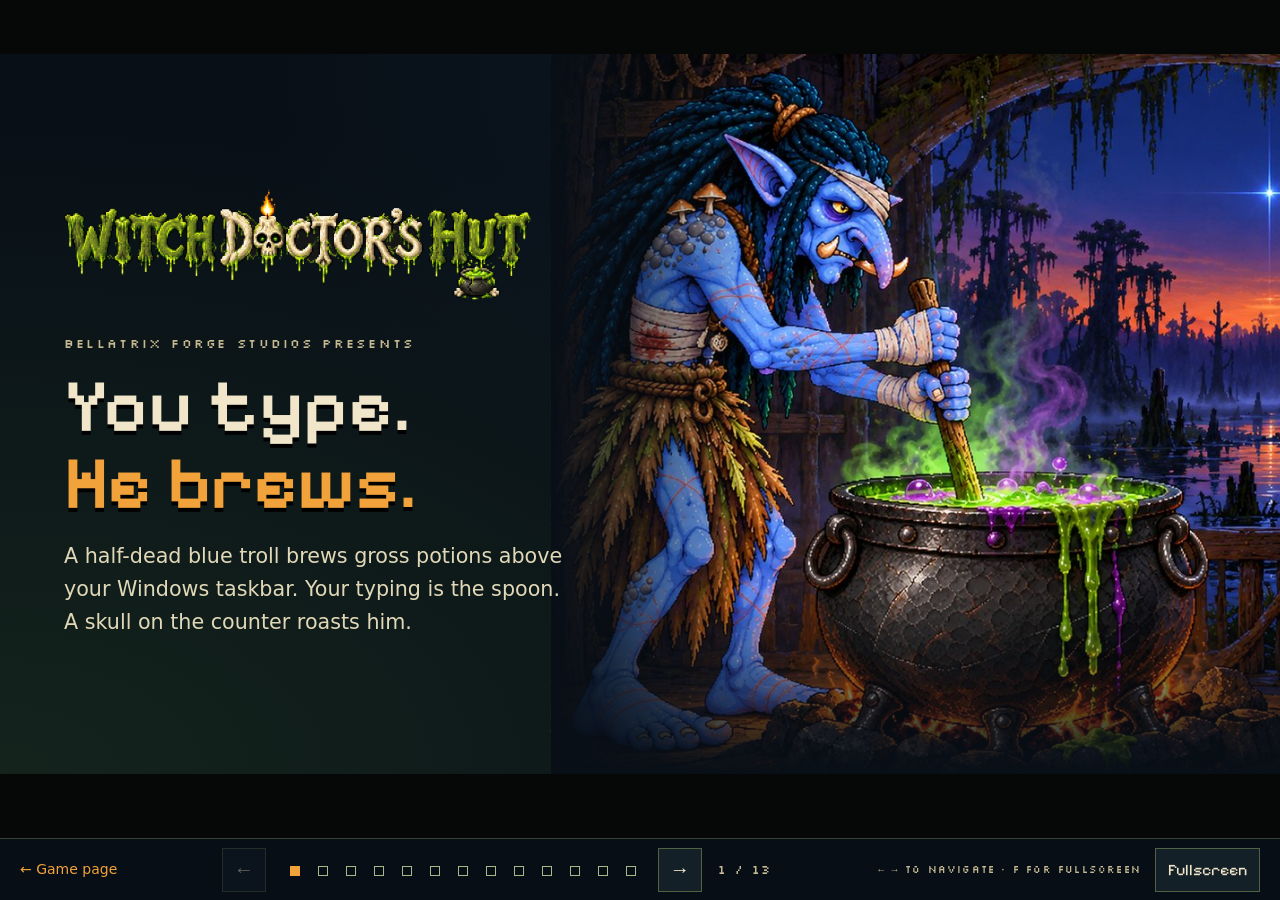
<file: witch-doctors-hut/deck.html>
<!doctype html>
<html lang="en">
<head>
<meta charset="utf-8">
<meta name="viewport" content="width=device-width,initial-scale=1">
<title>Witch Doctor's Hut: Deck | Bellatrix Forge Studios</title>
<meta name="description" content="Presentation deck for Witch Doctor's Hut, a taskbar potion game by Bellatrix Forge Studios.">
<style>
@font-face{font-family:'Pixelify Sans';font-weight:400 700;font-display:swap;src:url(fonts/PixelifySans.ttf) format('truetype')}
@font-face{font-family:'Silkscreen';font-weight:400;font-display:swap;src:url(fonts/Silkscreen-Regular.ttf) format('truetype')}
:root{--u:1px;--bark:#0b100d;--moss:#1a2a1d;--moss2:#243a27;--swamp:#4f7a35;--slime:#9bd13c;--bone:#eadfbd;--parch:#d9c897;--parch2:#bfae7c;--ink:#1c140a;--lantern:#f2a23a;--ember:#d9632a;--blue:#6a8bdc;
 --disp:'Pixelify Sans','Courier New',monospace;--lab:'Silkscreen','Courier New',monospace;--body:Georgia,'Palatino Linotype',Palatino,serif}
*{box-sizing:border-box;font-variant-ligatures:none}
html,body{margin:0;height:100%;background:#050806;color:var(--bone);font:400 calc(var(--u)*30)/1.45 var(--body)}
::selection{background:var(--lantern);color:var(--ink)}
img{display:block;max-width:100%;height:auto}
.stage{position:absolute;left:0;top:0;width:1920px;height:1080px;transform-origin:0 0;overflow:hidden;background:var(--bark)}
.slide{position:absolute;inset:0;padding:calc(var(--u)*72) calc(var(--u)*96) calc(var(--u)*88);opacity:0;visibility:hidden;transition:opacity .35s;display:flex;flex-direction:column;
 background:radial-gradient(1400px 800px at 90% -10%,rgba(242,162,58,.10),transparent 60%),radial-gradient(1000px 800px at -10% 80%,rgba(79,122,53,.16),transparent 60%),var(--bark)}
.slide.on{opacity:1;visibility:visible}
.lab{font:400 calc(var(--u)*20)/1 var(--lab);letter-spacing:.14em;text-transform:uppercase;color:var(--parch2)}
h1,h2,h3{font-family:var(--disp);font-weight:600;margin:0;line-height:1.02}
h2{font-size:calc(var(--u)*84);color:var(--bone);text-shadow:0 4px 0 #000}
h2 em{font-style:normal;color:var(--lantern)}
h3{font-size:calc(var(--u)*50);color:var(--lantern)}
p{margin:0}
.hd{display:flex;align-items:flex-end;gap:calc(var(--u)*28);margin-bottom:calc(var(--u)*34);padding-bottom:calc(var(--u)*18);border-bottom:calc(var(--u)*3) dashed #2b3d2c}
.hd .no{font:600 calc(var(--u)*30)/1 var(--disp);background:var(--lantern);color:var(--ink);padding:calc(var(--u)*10) calc(var(--u)*16) calc(var(--u)*6);transform:rotate(-3deg);box-shadow:0 5px 0 #000;margin-bottom:calc(var(--u)*6)}
.hd .lab{margin-left:auto;text-align:right;max-width:34%}
.cols{display:grid;gap:calc(var(--u)*36);flex:1;min-height:0}
.c2{grid-template-columns:repeat(2,minmax(0,1fr))}.c3{grid-template-columns:repeat(3,minmax(0,1fr))}.c4{grid-template-columns:repeat(4,minmax(0,1fr))}.c12{grid-template-columns:minmax(0,1.15fr) minmax(0,1fr)}.c21{grid-template-columns:minmax(0,1fr) minmax(0,1.15fr)}
.box{background:linear-gradient(#142016,#0d150f);border:calc(var(--u)*4) solid #223524;padding:calc(var(--u)*26);box-shadow:0 calc(var(--u)*8) 0 #000;position:relative;min-height:0}
.box.sm p,.box.sm li{font-size:calc(var(--u)*27)!important}
.box.gold{border-color:#7a5a1e;background:linear-gradient(#251a0a,#150f06)}
.box.slimeb{border-color:#4f7a35}
.box p,.box li{color:#d3cba9;font-size:calc(var(--u)*34)}
.box ul{list-style:none;margin:0;padding:0}
.box li{padding:calc(var(--u)*8) 0 calc(var(--u)*8) calc(var(--u)*34);border-top:calc(var(--u)*2) dashed #2b3d2c;position:relative}
.box li:before{content:"";position:absolute;left:calc(var(--u)*6);top:calc(var(--u)*20);width:calc(var(--u)*12);height:calc(var(--u)*12);background:var(--slime);transform:rotate(45deg)}
.box.gold li:before{background:var(--lantern)}
.box li.no{color:#8d8566}.box li.no:before{background:none;border:calc(var(--u)*3) solid #5d5640}
.big{font:600 calc(var(--u)*120)/1 var(--disp);color:var(--bone)}
.kpis{display:grid;grid-template-columns:repeat(5,minmax(0,1fr));gap:calc(var(--u)*22);margin-bottom:calc(var(--u)*30)}
.kpi{border-top:calc(var(--u)*6) solid var(--swamp);padding-top:calc(var(--u)*12)}
.kpi b{display:block;font:600 calc(var(--u)*78)/1 var(--disp);color:var(--bone)}
.kpi span{display:block;font-size:calc(var(--u)*26);color:var(--parch2);margin-top:calc(var(--u)*6);line-height:1.3}
.kpi.o{border-color:var(--lantern)}.kpi.g{border-color:var(--slime)}.kpi.e{border-color:var(--ember)}.kpi.b{border-color:var(--blue)}
.tagrow{display:flex;gap:calc(var(--u)*16);flex-wrap:wrap}
.tag{font:400 calc(var(--u)*24)/1 var(--lab);letter-spacing:.1em;text-transform:uppercase;color:var(--ink);background:var(--parch);padding:calc(var(--u)*14) calc(var(--u)*18) calc(var(--u)*12) calc(var(--u)*34);clip-path:polygon(18px 0,100% 0,100% 100%,18px 100%,0 50%);position:relative}
.tag:before{content:"";position:absolute;left:calc(var(--u)*14);top:50%;width:7px;height:7px;margin-top:-3.5px;border-radius:50%;background:var(--bark)}
.shot{border:calc(var(--u)*6) solid #1a120a;outline:calc(var(--u)*2) solid #3a2a16;box-shadow:0 calc(var(--u)*14) calc(var(--u)*30) #000a;background:#000}
.shot img{width:100%;height:100%;object-fit:cover}
.cap{font:400 calc(var(--u)*19)/1.3 var(--lab);letter-spacing:.08em;text-transform:uppercase;color:var(--parch2);margin-top:calc(var(--u)*10)}
.bubble{position:relative;background:var(--bone);color:var(--ink);padding:calc(var(--u)*16) calc(var(--u)*22);border:calc(var(--u)*4) solid #1a120a;font:600 calc(var(--u)*30)/1.3 var(--disp);box-shadow:calc(var(--u)*6) calc(var(--u)*6) 0 #000}
.todo{display:inline-block;font:400 calc(var(--u)*17)/1 var(--lab);letter-spacing:.1em;color:var(--lantern);border:2px dashed var(--lantern);padding:calc(var(--u)*7) calc(var(--u)*10)}
.foot{position:absolute;left:calc(var(--u)*96);right:calc(var(--u)*96);bottom:calc(var(--u)*30);display:flex;justify-content:space-between;font:400 calc(var(--u)*17)/1 var(--lab);letter-spacing:.14em;text-transform:uppercase;color:#6f7a64}
.src{font-size:calc(var(--u)*24)!important;color:var(--parch2)!important}

/* slide 1 */
.s1{padding:0}
.s1 .bg{position:absolute;inset:0}.s1 .bg img{width:100%;height:100%;object-fit:cover}
.s1 .bg:after{content:"";position:absolute;inset:0;background:linear-gradient(90deg,#0b100df5 0,#0b100dcc 34%,#0b100d00 62%),linear-gradient(0deg,#0b100d 0,transparent 30%)}
.s1 .t{position:relative;margin:auto 0 calc(var(--u)*120) calc(var(--u)*96);max-width:calc(var(--u)*880)}
.s1 h1{font-size:calc(var(--u)*128);text-shadow:0 6px 0 #000;color:var(--bone)}
.s1 h1 em{font-style:normal;color:var(--lantern)}
.s1 p{margin-top:calc(var(--u)*26);font-size:calc(var(--u)*34);color:#e1d8b8}
.s1 .lab{margin-bottom:calc(var(--u)*22);display:block}
/* slide 2 */
.s2{align-items:center;justify-content:center;text-align:center}
.s2 img.logo{width:calc(var(--u)*1100);filter:drop-shadow(0 6px 0 #000) drop-shadow(0 0 30px #9bd13c55)}
.s2 .line{font:600 calc(var(--u)*68)/1.12 var(--disp);max-width:calc(var(--u)*1400);margin:calc(var(--u)*40) auto calc(var(--u)*40);color:var(--bone)}
.s2 .line em{font-style:normal;color:var(--lantern)}
.s2 .tagrow{justify-content:center}
/* slide 4 */
.troll{position:relative;overflow:hidden;border:calc(var(--u)*6) solid #1a120a;outline:calc(var(--u)*2) solid #3a2a16;background:#000}
.troll img{position:absolute;left:0;top:0;height:100%;width:auto;max-width:none}
.skulls{display:flex;gap:calc(var(--u)*10);align-items:flex-end}
.skulls img{width:calc(var(--u)*105);filter:drop-shadow(0 6px 0 #000)}
.lines{display:flex;flex-direction:column;gap:calc(var(--u)*14);margin-top:calc(var(--u)*18)}
.lines .bubble{font-size:calc(var(--u)*25);padding:calc(var(--u)*10) calc(var(--u)*18)}
/* slide 5 */
.cast{height:calc(var(--u)*270);overflow:hidden;position:relative}
.cast img{height:100%;width:auto;max-width:none;filter:drop-shadow(0 6px 0 #000)}
.shelfs{display:grid;grid-template-columns:repeat(3,minmax(0,1fr));gap:calc(var(--u)*28);align-items:end}
.shelfs .sh{border-bottom:calc(var(--u)*12) solid #4a2f14;box-shadow:0 8px 0 #000}
.shelfs img.long{width:100%}
.stats{display:grid;grid-template-columns:repeat(5,1fr);gap:calc(var(--u)*20);margin-top:calc(var(--u)*30)}
/* slide 6 */
.chart{width:100%;height:100%}
.chart text{font-family:var(--lab);fill:#bfae7c;font-size:16px;letter-spacing:.08em}
.legend{display:grid;grid-template-columns:1fr;gap:calc(var(--u)*16);margin-top:calc(var(--u)*10)}
.legend div{display:flex;gap:calc(var(--u)*14);align-items:center;font-size:calc(var(--u)*29);color:#d3cba9}
.legend i{width:calc(var(--u)*46);height:calc(var(--u)*8);display:block}
/* slide 8 */
.tier h3{font-size:calc(var(--u)*60)}
.tier .price{font:600 calc(var(--u)*40)/1 var(--disp);color:var(--bone);margin:calc(var(--u)*8) 0 calc(var(--u)*14)}
.tier li{font-size:calc(var(--u)*29)!important;padding-top:calc(var(--u)*6)!important;padding-bottom:calc(var(--u)*6)!important}
.reco{margin-top:calc(var(--u)*26);border:calc(var(--u)*4) solid var(--lantern);padding:calc(var(--u)*18) calc(var(--u)*26);background:#1b1305;display:flex;gap:calc(var(--u)*26);align-items:center}
.reco b{font:600 calc(var(--u)*46)/1.1 var(--disp);color:var(--lantern)}
.reco span{font-size:calc(var(--u)*29);color:#e1d8b8}
/* slide 9 bars */
.bars{display:flex;flex-direction:column;gap:calc(var(--u)*30)}
.bar{display:grid;grid-template-columns:calc(var(--u)*440) 1fr calc(var(--u)*170);align-items:center;gap:calc(var(--u)*18);font-size:calc(var(--u)*29)}
.bar .t{height:calc(var(--u)*44);background:#111a14;border:2px solid #223524}
.bar .t i{display:block;height:100%;background:var(--swamp)}
.bar b{font:600 calc(var(--u)*38) var(--disp);color:var(--bone)}
.bar.us .t i{background:var(--lantern)}
/* slide 10 */
.tl{position:relative;display:grid;grid-template-columns:repeat(5,minmax(0,1fr));gap:calc(var(--u)*22);margin:auto 0;flex:none;padding-bottom:calc(var(--u)*60)}
.tl:before{content:"";position:absolute;left:0;right:0;top:calc(var(--u)*13);height:calc(var(--u)*6);background:linear-gradient(#5b3d1c,#2d1d0c)}
.ms{position:relative;padding-top:calc(var(--u)*50)}
.ms:before{content:"";position:absolute;left:0;top:0;width:calc(var(--u)*32);height:calc(var(--u)*32);background:var(--lantern);border:calc(var(--u)*5) solid var(--bark);box-shadow:0 0 0 calc(var(--u)*3) var(--lantern);border-radius:50%}
.ms.dim:before{background:var(--moss2);box-shadow:0 0 0 calc(var(--u)*3) var(--moss2)}
.ms .d{font:600 calc(var(--u)*46)/1 var(--disp);color:var(--lantern)}
.ms h3{font-size:calc(var(--u)*40);margin:calc(var(--u)*14) 0 calc(var(--u)*10);color:var(--bone)}
.ms p{font-size:calc(var(--u)*30);color:#cfc7a8}
/* slide 11 */
.studio{position:relative;border:calc(var(--u)*6) solid #1a120a;outline:calc(var(--u)*2) solid #3a2a16;overflow:hidden}
.studio img{width:100%;height:100%;object-fit:cover}
/* nav */
.nav{position:fixed;left:50%;bottom:10px;transform:translateX(-50%);display:flex;gap:6px;z-index:10;padding:6px 10px;background:#050806cc;border:1px solid #223524}
.nav button{width:14px;height:14px;padding:0;border:2px solid #4f7a35;background:none;cursor:pointer}
.nav button.on{background:var(--lantern);border-color:var(--lantern)}
.count{position:fixed;right:14px;bottom:12px;font:400 12px var(--lab);letter-spacing:.12em;color:#6f7a64;z-index:10}
.hint{position:fixed;left:14px;bottom:12px;font:400 12px var(--lab);letter-spacing:.12em;color:#6f7a64;z-index:10}

/* narrow screens: slides stack and scroll, same content */
@media (max-width:900px){
 :root{--u:.52px}
 html,body{height:auto}
 .stage{position:static;width:auto;height:auto;transform:none!important;overflow:visible}
 .slide{position:relative;inset:auto;opacity:1;visibility:visible;padding:30px 16px 44px;border-bottom:4px solid #000;min-height:0}
 .s1{padding:0;min-height:520px}.s1 .t{margin:auto 16px 40px}
 .cols,.c2,.c3,.c4,.c12,.c21{grid-template-columns:1fr!important;gap:22px}
 .kpis,.stats{grid-template-columns:repeat(2,minmax(0,1fr))}
 .tl{grid-template-columns:1fr;margin-top:30px}.tl:before{left:16px;right:auto;top:0;bottom:0;width:6px;height:auto}.ms{padding:0 0 0 54px}.ms:before{top:2px}
 .hd{flex-wrap:wrap}.hd .lab{margin-left:0;max-width:none;text-align:left;width:100%}
 .shelfs{grid-template-columns:1fr}
 .troll{height:300px}
 .bar{grid-template-columns:1fr}.bar .t{height:20px}
 .foot,.nav,.count,.hint{display:none}
 .s2 img.logo{width:100%}
 .skulls img{width:30%}
 .chart{height:280px}
 .cast{height:200px;overflow-x:auto}
 .reco{flex-direction:column;align-items:flex-start}
 body{font-size:16px}
}
@media (prefers-reduced-motion:reduce){.slide{transition:none}}

/* Match the game page while keeping the 16:9 presentation canvas. */
:root{--bark:#080f17;--bone:#f1e6c9;--parch2:#c5b991;--body:system-ui,-apple-system,'Segoe UI',sans-serif}
.slide{background:radial-gradient(ellipse at 90% 0%,#19304366,transparent 55%),radial-gradient(ellipse at 0% 100%,#26432566,transparent 65%),var(--bark)}
a{color:var(--lantern)}button,a{-webkit-tap-highlight-color:transparent}button:focus-visible,a:focus-visible,[tabindex]:focus-visible{outline:3px solid var(--lantern);outline-offset:4px}
h2{font-size:calc(var(--u)*76);line-height:1.08}.hd{align-items:center}.hd .lab{font-size:calc(var(--u)*18);line-height:1.5;max-width:28%}.lab{line-height:1.5}.box{border-width:calc(var(--u)*2);box-shadow:none}.box p,.box li{font-size:calc(var(--u)*30);line-height:1.5}.box li.no{color:#b9b397}.box.sm p,.box.sm li{font-size:calc(var(--u)*27)!important}.big{font-size:calc(var(--u)*100)}
.shot{border-width:calc(var(--u)*2);outline:none}.shot img{object-fit:contain;image-rendering:pixelated}.skulls img,.cast img,.shelfs img{image-rendering:pixelated}.foot{color:#b1b79e;font-size:calc(var(--u)*15)}
.s1 .bg{left:43%;overflow:hidden}.s1 .bg img{object-position:40% center}.s1 .bg:after{background:linear-gradient(90deg,#080f17,transparent 28%),linear-gradient(0deg,#080f17,transparent 25%)}
.s1 .t{margin:auto 0 auto calc(var(--u)*96);max-width:calc(var(--u)*860);padding:calc(var(--u)*70) 0}.s1 h1{font-size:calc(var(--u)*112);line-height:1.04}.s1 p{font-size:calc(var(--u)*31);line-height:1.6;max-width:calc(var(--u)*770)}.s1 .hero-logo{width:calc(var(--u)*700);margin-bottom:calc(var(--u)*50)}
.slide[data-n='3'] .cols{grid-template-rows:auto!important;align-content:start;row-gap:calc(var(--u)*26)}.slide[data-n='3'] .shot{height:auto!important;aspect-ratio:3/1}.slide[data-n='3'] .cols>p{font-size:calc(var(--u)*30)!important;line-height:1.6}
.slide[data-n='5'] .cast{height:calc(var(--u)*185)}.slide[data-n='5'] .cast img{height:100%;max-width:100%;object-fit:contain}.stats{margin-top:calc(var(--u)*24)}.kpi b{font-size:calc(var(--u)*66)}.kpi span{font-size:calc(var(--u)*25)}
.bar{grid-template-columns:calc(var(--u)*340) 1fr calc(var(--u)*130);font-size:calc(var(--u)*25)}.bar b{font-size:calc(var(--u)*32)}
.slide[data-n='9'] .box li,.slide[data-n='9'] .box p{font-size:calc(var(--u)*27)}.slide[data-n='12'] h3{font-size:calc(var(--u)*44)}
.troll img{object-fit:cover;object-position:25% 25%}.studio img{object-position:center}.reco b{flex:0 0 25%}.reco span{font-size:calc(var(--u)*27)}
.deck-toolbar{position:fixed;bottom:0;left:0;right:0;z-index:20;min-height:62px;display:flex;align-items:center;justify-content:center;gap:14px;padding:8px 20px;background:#080f17f5;border-top:1px solid #344336;font:14px/1.4 var(--body)}.deck-toolbar a{margin-right:auto;text-decoration:none}.deck-toolbar button{min-width:44px;min-height:44px;border:1px solid #526044;color:var(--bone);background:#132027;font:20px var(--disp);cursor:pointer}.deck-toolbar button:hover{border-color:var(--lantern)}.deck-toolbar button:disabled{opacity:.4;cursor:default}
.nav{position:static;transform:none;background:none;border:0;padding:0;gap:0}.nav button{width:28px;min-width:28px;height:44px;min-height:44px;border:0;background:none;position:relative}.nav button:before{content:'';position:absolute;width:8px;height:8px;border:1px solid #a5b887;left:10px;top:18px}.nav button.on{background:none}.nav button.on:before{background:var(--lantern);border-color:var(--lantern)}.count{position:static;color:var(--parch2);min-width:58px;text-align:center;font-size:12px}.hint{position:static;margin-left:auto;color:var(--parch2);font-size:10px}.deck-toolbar .fullscreen{font-size:16px;padding:0 12px}
@media(max-width:1100px){.hint{display:none}.deck-toolbar{gap:8px}}
@media(max-width:900px){:root{--u:.6px}body{font-size:17px;line-height:1.65;padding-bottom:72px}.slide{padding:40px 22px 46px;overflow:hidden}.slide h2{font-size:clamp(36px,7vw,52px);overflow-wrap:anywhere}.hd{gap:14px;margin-bottom:26px}.hd .lab{max-width:none;font-size:11px;line-height:1.6}.slide h3{font-size:30px}.box{padding:22px}.box p,.box li,.box.sm p,.box.sm li,.tier li,.slide[data-n='9'] .box p,.slide[data-n='9'] .box li{font-size:16px!important}.box li{padding:12px 0 12px 22px}.box li:before{top:22px;left:3px;width:7px;height:7px}.box p{line-height:1.7}.src{font-size:14px!important}.s1{min-height:0;padding-top:0}.s1 .bg{position:relative;left:auto;height:auto;aspect-ratio:2/1;margin:0 -22px}.s1 .bg img{width:100%;height:100%;object-position:top}.s1 .bg:after{background:linear-gradient(0deg,#080f17,transparent 30%)}.s1 .t{margin:0;padding:26px 0 0;max-width:none}.s1 .hero-logo{width:90%;margin-bottom:26px}.s1 h1{font-size:clamp(44px,10vw,64px)}.s1 p{font-size:18px;max-width:none}.s1 .lab{font-size:11px}.s2{padding-top:50px;padding-bottom:50px}.s2 .line{font-size:32px;margin:28px 0}.tag{font-size:11px;line-height:1.4}.slide[data-n='3'] .cols>p{font-size:17px!important}.slide[data-n='3'] .cols>div:nth-child(1){order:1}.slide[data-n='3'] .cols>p:nth-child(4){order:2}.slide[data-n='3'] .cols>div:nth-child(2){order:3}.slide[data-n='3'] .cols>p:nth-child(5){order:4}.slide[data-n='3'] .cols>div:nth-child(3){order:5}.slide[data-n='3'] .cols>p:nth-child(6){order:6}.slide[data-n='3'] h3{font-size:30px!important}.troll{flex:none!important;height:260px}.troll img{height:100%!important;top:0!important;left:0!important;width:100%;object-fit:cover;object-position:25% top}.skulls img{width:28%;max-width:100px}.lines .bubble{font-size:18px}.slide[data-n='5'] .cast{height:160px}.slide[data-n='5'] .cast img{max-width:none}.cap{font-size:11px;line-height:1.5}.kpi span{font-size:15px}.kpi b{font-size:40px}.kpis,.stats{gap:24px 20px}.legend div{font-size:16px;line-height:1.5}.legend i{flex:none}.chart{height:auto;aspect-ratio:900/540}.slide[data-n='6'] .box{padding:6px}.reco b{font-size:30px}.reco span{font-size:17px;line-height:1.7}.tier h3{font-size:34px}.tier .price{font-size:24px;margin:12px 0}.bar{font-size:17px;gap:8px}.bar b{font-size:24px}.ms p{font-size:17px}.ms h3{font-size:26px}.ms .d{font-size:28px}.studio{min-height:220px}.studio img{aspect-ratio:16/9;object-fit:cover}.slide[data-n='12'] h3{font-size:28px}.todo{font-size:10px;line-height:1.6;overflow-wrap:anywhere}.deck-toolbar{justify-content:space-between;min-height:60px;padding:8px 16px}.deck-toolbar a{margin-right:0}.deck-toolbar .nav,.deck-toolbar .count,.deck-toolbar .hint,.deck-toolbar .fullscreen,.deck-toolbar .prev,.deck-toolbar .next{display:none}.mobile-note{color:var(--parch2);font-size:12px}}
@media(min-width:901px){.mobile-note{display:none}}
@media print{@page{size:landscape;margin:0}html,body{height:auto;background:var(--bark)}.stage{position:static;width:1920px;height:auto;transform:none!important}.slide{position:relative;visibility:visible!important;opacity:1!important;display:flex!important;width:1920px;height:1080px;break-after:page;print-color-adjust:exact}.deck-toolbar{display:none}}


.slide[data-n='1'] .bg img{height:112%;object-position:40% top}.troll img{height:112%!important;top:0!important;left:0!important;width:100%;object-fit:cover;object-position:25% top}
@media(max-width:900px){.slide{transition:none}.slide[data-n='1'] .bg img{height:100%}}
</style>
</head>
<body>
<div class="stage" id="stage">

<!-- 1 HOOK -->
<section class="slide s1 on" data-n="1">
  <div class="bg"><img src="img/key_art.jpg" alt="Vosk the troll stirring a green cauldron while Old Teeth the skull watches" width="1600" height="900"></div>
  <div class="t">
    <img class="hero-logo" src="img/logo.png" alt="Witch Doctor's Hut" width="1400" height="330"><span class="lab">Bellatrix Forge Studios presents</span>
    <h1>You type.<br><em>He brews.</em></h1>
    <p>A half-dead blue troll brews gross potions above your Windows taskbar. Your typing is the spoon. A skull on the counter roasts him.</p>
  </div>
</section>

<!-- 2 ONE LINE -->
<section class="slide s2" data-n="2">
  <img class="logo" src="img/logo.png" alt="Witch Doctor's Hut" width="1400" height="330">
  <p class="line">A grumpy troll brews potions on your taskbar. <em>Your typing is the spoon.</em></p>
  <div class="tagrow"><span class="tag">Windows 10/11</span><span class="tag">US$ 3.99</span><span class="tag">Free demo</span><span class="tag">About 18 h of play</span><span class="tag">EN · PT-BR · ES</span></div>
  <div class="foot"><span>Witch Doctor's Hut</span><span>02 / 13</span></div>
</section>

<!-- 3 HOW IT PLAYS -->
<section class="slide" data-n="3">
  <div class="hd"><span class="no">03</span><h2>How it <em>plays</em></h2><span class="lab">You work. He brews.</span></div>
  <div class="cols c3" style="grid-template-rows:auto 1fr">
    <div><div class="shot" style="height:calc(var(--u)*420)"><img src="img/shot_1.jpg" alt="Calm green cauldron" width="1440" height="480"></div><h3 style="margin-top:calc(var(--u)*24);font-size:calc(var(--u)*56)">1. Type</h3></div>
    <div><div class="shot" style="height:calc(var(--u)*420)"><img src="img/shot_2.jpg" alt="The cauldron at its top stage" width="1440" height="480"></div><h3 style="margin-top:calc(var(--u)*24);font-size:calc(var(--u)*56)">2. Heat it</h3></div>
    <div><div class="shot" style="height:calc(var(--u)*420)"><img src="img/shot_3.jpg" alt="Potion on the counter, skull talking" width="1440" height="480"></div><h3 style="margin-top:calc(var(--u)*24);font-size:calc(var(--u)*56)">3. Sell, or blow it</h3></div>
    <p style="font-size:calc(var(--u)*32)">Every key you press, in any program, stirs the cauldron. The game counts the rhythm, never what you write.</p>
    <p style="font-size:calc(var(--u)*32)">Steady rhythm climbs six stages: SIMMER, BUBBLING, ROILING, WITCHFIRE, STORMBREW, ANCESTRAL. Sparks, smoke, fireworks over your whole screen.</p>
    <p style="font-size:calc(var(--u)*32)">Type like a maniac and the pot boils over: BOOM, Vosk goes down face first. Sold potions pay the skull's rent.</p>
  </div>
  <div class="foot"><span>Witch Doctor's Hut</span><span>03 / 13</span></div>
</section>

<!-- 4 TROLL + SKULL -->
<section class="slide" data-n="4">
  <div class="hd"><span class="no">04</span><h2>The troll and <em>the skull</em></h2><span class="lab">Two voices, one hut</span></div>
  <div class="cols c12">
    <div style="display:flex;flex-direction:column;gap:calc(var(--u)*22);min-height:0">
      <div class="troll" style="flex:1"><img src="img/key_art.jpg" style="height:calc(var(--u)*560*1.0);left:calc(var(--u)*-30);top:calc(var(--u)*-20)" alt="Vosk the troll at the cauldron" width="1600" height="900"></div>
      <p><b style="color:var(--lantern)">Vosk.</b> Blue swamp troll back from a war. Half a tusk, one good eye, a hole in his belly. He lands on a flaming cannonball in front of his uncle's hut. The sign says GONE ON VACATION. BACK SOMEDAY. MAYBE.</p>
    </div>
    <div class="box sm">
      <div class="skulls"><img src="img/skull_neutral.png" alt="" width="330" height="345"><img src="img/skull_laugh.png" alt="" width="330" height="345"><img src="img/skull_sarcastic.png" alt="" width="330" height="345"></div>
      <p style="margin-top:calc(var(--u)*18);font-size:calc(var(--u)*28)"><b style="color:var(--lantern)">Old Teeth.</b> The family's founding ancestor, now a skull with a candle on his head and opinions about everything. He keeps the books and takes the coins.</p>
      <div class="lines">
        <div class="bubble">"Who let a half-dead troll in my hut?"</div>
        <div class="bubble">"Fine. Not a trespasser. A lodger. Lodgers pay rent, boy."</div>
      </div>
    </div>
  </div>
  <div class="foot"><span>Witch Doctor's Hut</span><span>04 / 13</span></div>
</section>

<!-- 5 HUT LIFE -->
<section class="slide" data-n="5">
  <div class="hd"><span class="no">05</span><h2>Life in <em>the hut</em></h2><span class="lab">Game art, untouched</span></div>
  <div class="box" style="padding:calc(var(--u)*18)"><div class="cast"><img src="img/full_cast.png" alt="Fourteen of the visitors who knock at the hut" width="2638" height="300"></div></div>
  <div class="shelfs" style="margin-top:calc(var(--u)*34)">
    <div><div class="sh"><img class="long" src="img/potions.png" alt="Potions" width="672" height="224"></div><p class="cap">Potions: a line and a star rarity each</p></div>
    <div><div class="sh"><img class="long" src="img/ingredients.png" alt="Ingredients" width="672" height="224"></div><p class="cap">Ingredients: nothing arrives by itself</p></div>
    <div><div class="sh"><img class="long" src="img/gear.png" alt="Gear" width="784" height="112" style="padding:calc(var(--u)*28) 0"></div><p class="cap">Gear: seven slots, bandages to shaman</p></div>
  </div>
  <div class="stats">
    <div class="kpi o"><b>42</b><span>kinds of visitor</span></div>
    <div class="kpi g"><b>49</b><span>recipes</span></div>
    <div class="kpi"><b>34</b><span>ingredients, all with art</span></div>
    <div class="kpi b"><b>5</b><span>cauldrons</span></div>
    <div class="kpi e"><b>12</b><span>blue runes that wake</span></div>
  </div>
  <div class="foot"><span>Counts from teams/content.json and brew/rules.js</span><span>05 / 13</span></div>
</section>

<!-- 6 ECONOMY -->
<section class="slide" data-n="6">
  <div class="hd"><span class="no">06</span><h2>Progression that <em>respects attention</em></h2><span class="lab">Simulated 30 h per player type</span></div>
  <div class="kpis">
    <div class="kpi o"><b>16 h</b><span>engaged player reaches Witch Doctor</span></div>
    <div class="kpi g"><b>18 h</b><span>typical player. Same for heavy typers and mouse-only</span></div>
    <div class="kpi b"><b>29 h</b><span>player who never opens the shop. Slower, never stuck</span></div>
    <div class="kpi"><b>0</b><span>late rents in 6 profiles</span></div>
    <div class="kpi e"><b>142</b><span>items ever held, 30 h engaged. It was 4,364 before the fix</span></div>
  </div>
  <div class="cols c21" style="grid-template-columns:minmax(0,1.6fr) minmax(0,1fr)">
    <div class="box" style="padding:calc(var(--u)*14)"><svg id="chart" class="chart" viewBox="0 0 900 540" role="img" aria-label="Hours to reach each rank for five player types"></svg></div>
    <div>
      <div class="legend" id="legend"></div>
      <p class="src" style="margin-top:calc(var(--u)*18)">Bot play2.js, 30 h per profile, seed 1, rules embedded in the game. Economy lab: mean of 3 seeds. Bots are not humans: a human test is still owed.</p>
    </div>
  </div>
  <div class="foot"><span>BALANCE-REPORT.html · economy/ECONOMY-LAB.html</span><span>06 / 13</span></div>
</section>

<!-- 7 PLATFORMS -->
<section class="slide" data-n="7">
  <div class="hd"><span class="no">07</span><h2>Where it <em>runs</em></h2><span class="lab">What exists, and what is only a plan</span></div>
  <div class="cols c3">
    <div class="box slimeb"><span class="lab" style="color:var(--slime)">In development</span><h3 style="margin:calc(var(--u)*14) 0">Windows</h3><p>The main game. A transparent window above the taskbar, counting keys in any program. Portable exe built, about 280 MB. Windows 10 or 11, 64-bit, no account, no internet.</p><ul style="margin-top:calc(var(--u)*20)"><li>Click-through, draggable</li><li>Hides under fullscreen apps</li><li>Quit from the tray</li></ul></div>
    <div class="box gold"><span class="lab" style="color:var(--lantern)">Testing</span><h3 style="margin:calc(var(--u)*14) 0">Phone, in the browser</h3><p>Tap to stir. A different product from the taskbar: short sessions, no keyboard. Treated as an experiment, with no store release promised.</p><ul style="margin-top:calc(var(--u)*20)"><li>Web build exists</li><li>App stores: not started</li><li>Mic features need HTTPS</li></ul></div>
    <div class="box"><span class="lab">Planned</span><h3 style="margin:calc(var(--u)*14) 0">Full-screen hut</h3><p>A free update after launch: the whole hut in a big window, a door to new rooms. Not built yet. Keeps the taskbar game as the product and gives a second launch moment.</p><ul style="margin-top:calc(var(--u)*20)"><li>Free update, no date</li><li>Same save</li><li>Sandbox first</li></ul></div>
  </div>
  <div class="foot"><span>NIGHT-BACKLOG.md · MAPA-FUTURO.html</span><span>07 / 13</span></div>
</section>

<!-- 8 DEMO / EA / 1.0 -->
<section class="slide" data-n="8">
  <div class="hd"><span class="no">08</span><h2>Demo, early access, <em>1.0</em></h2><span class="lab">Recommendation shown. The decision is Bruno's</span></div>
  <div class="cols c3" style="flex:none">
    <div class="box slimeb tier"><h3 style="color:var(--slime)">Demo</h3><div class="price">Free</div><ul><li>Trespasser to Apprentice, about 1.5 h</li><li>9 visitors, 2 cauldrons, 2 gear pieces</li><li>Same loop, same skull, 3 languages</li><li class="no">No runes, no late ranks</li></ul></div>
    <div class="box tier"><h3>Early access</h3><div class="price">Option, not advised</div><ul><li>Today's whole 8-rank game</li><li>Promises updates a solo dev must keep</li><li>Splits the one big launch in two</li><li class="no">Adds nothing the game still lacks</li></ul></div>
    <div class="box gold tier"><h3>1.0</h3><div class="price">US$ 3.99</div><ul><li>Eight promotions, about 18 h</li><li>42 visitors, 5 cauldrons, 12 runes</li><li>Free full-screen update after launch</li><li class="no">Phone: experiment, no promise</li></ul></div>
  </div>
  <div class="reco"><b>Go straight to 1.0.</b><span>Demo first, for wishlists and Next Fest. Launch the full game about a week after the festival, then the free full-screen update as the second beat. Early access stays as the fallback if the 1.0 checklist is not green by 10 January 2027.</span></div>
  <div class="foot"><span>RELEASE-PLAN.html</span><span>08 / 13</span></div>
</section>

<!-- 9 MARKET -->
<section class="slide" data-n="9">
  <div class="hd"><span class="no">09</span><h2>Market and <em>price</em></h2><span class="lab">Estimates, with the doubt left in</span></div>
  <div class="cols c12">
    <div>
      <div class="bars">
        <div class="bar"><span>Melvor Idle</span><div class="t"><i style="width:100%"></i></div><b>~424k</b></div>
        <div class="bar"><span>Rusty's Retirement (~$7)</span><div class="t"><i style="width:75%"></i></div><b>~320k</b></div>
        <div class="bar"><span>Ropuka's Idle Island ($3.99)</span><div class="t"><i style="width:21.6%"></i></div><b>~91k</b></div>
        <div class="bar"><span>Median 2024 Steam release</span><div class="t"><i style="width:0.6%;min-width:4px"></i></div><b>~1.5k</b></div>
      </div>
      <p class="src" style="margin-top:calc(var(--u)*24)">Copies on Steam, Raijin estimates (medium confidence). Sources disagree by 2 to 15 times. Melvor is not a taskbar game. Our closest comp is Ropuka: same price, a game that sits on the desktop.</p>
    </div>
    <div class="box gold">
      <div class="big" style="color:var(--lantern)">US$ 3.99</div>
      <p style="margin:calc(var(--u)*10) 0 calc(var(--u)*18)">About US$ 2.79 net per sale after Steam's 30%, before tax and refunds. Launch discount 10%, never past 15%.</p>
      <ul>
        <li>1,500 copies, no marketing: about US$ 4k</li>
        <li>20,000 copies, plan followed: about US$ 56k <i style="color:var(--parch2)">(our hypothesis)</i></li>
        <li>91,000 copies, Ropuka-level: about US$ 254k</li>
        <li class="no">Go or no-go: under 1,000 wishlists on 22 Feb, do not launch the week after</li>
      </ul>
    </div>
  </div>
  <div class="foot"><span>RESEARCH-MARKET.json · MARKETING-PLAN.md</span><span>09 / 13</span></div>
</section>

<!-- 10 ROADMAP -->
<section class="slide" data-n="10">
  <div class="hd"><span class="no">10</span><h2>Road to <em>launch</em></h2><span class="lab">Dates to confirm in Steamworks</span></div>
  <div class="tl">
    <div class="ms"><div class="d">Oct to Nov</div><h3>Freeze and fix</h3><p>Blockers closed, demo build wired, 30 minute human test, rebuilt exe.</p></div>
    <div class="ms dim"><div class="d">Nov to Dec</div><h3>Pages and demo</h3><p>Steam app, Coming Soon page, itch demo, Steam demo app.</p></div>
    <div class="ms dim"><div class="d">10 Jan 2027</div><h3>Next Fest signup</h3><p>Press preview build by 25 Jan. Fallback festival: June 2027.</p></div>
    <div class="ms dim"><div class="d">22 Feb to 1 Mar</div><h3>Steam Next Fest</h3><p>Wishlist check on day one decides the date.</p></div>
    <div class="ms dim"><div class="d">About 8 Mar</div><h3>1.0 launch</h3><p>Then the free full-screen update. Phone only if the PC proves itself.</p></div>
  </div>
  <div class="foot"><span>MARKETING-PLAN.md section 3 · steam/STORE_PAGE_TEXT.txt</span><span>10 / 13</span></div>
</section>

<!-- 11 STUDIO -->
<section class="slide" data-n="11">
  <div class="hd"><span class="no">11</span><h2>The <em>studio</em></h2><span class="lab">Bellatrix Forge Studios</span></div>
  <div class="cols c12">
    <div class="studio"><img src="img/studio.jpg" alt="Bellatrix Forge Studios: a blue star over a dark swamp" width="1200" height="675"></div>
    <div class="box sm">
      <p><b style="color:var(--lantern)">One person, one star.</b> Bruno builds and decides everything that enters the game. An AI-assisted pipeline does the heavy lifting: art, voices, balance bots and QA scripts, all declared openly.</p>
      <ul style="margin-top:calc(var(--u)*18)">
        <li>Art made with AI tools, then cut, aligned and edited by hand</li>
        <li>Voices and some music generated, English voice only</li>
        <li>Every economy change is played by bots before it ships</li>
        <li>Pixel and material rules written down in STANDARDS.md</li>
        <li>Bellatrix is a blue giant star in Orion: the studio's home sky</li>
      </ul>
    </div>
  </div>
  <div class="foot"><span>Witch Doctor's Hut</span><span>11 / 13</span></div>
</section>

<!-- 12 ASK -->
<section class="slide" data-n="12">
  <div class="hd"><span class="no">12</span><h2>What we <em>ask</em></h2><span class="lab">Four small things</span></div>
  <div class="cols c4">
    <div class="box gold"><div class="big" style="color:var(--lantern)">1</div><h3 style="margin:calc(var(--u)*12) 0">Wishlist it</h3><p>When the Steam page opens, one click. It is the number the whole launch hangs on.</p></div>
    <div class="box"><div class="big">2</div><h3 style="margin:calc(var(--u)*12) 0">Play the demo</h3><p>About 90 minutes. Tell us where you stopped, and why.</p></div>
    <div class="box"><div class="big">3</div><h3 style="margin:calc(var(--u)*12) 0">Show it</h3><p>Creators and press can ask for a key. The game is made to be seen in a clip.</p></div>
    <div class="box"><div class="big">4</div><h3 style="margin:calc(var(--u)*12) 0">Test it cold</h3><p>One honest 30 minute run on a clean Windows PC, antivirus on.</p></div>
  </div>
  <p style="margin-top:calc(var(--u)*26)"><span class="todo">TODO Bruno: tune this slide to the audience (press, creators, publisher)</span></p>
  <div class="foot"><span>Witch Doctor's Hut</span><span>12 / 13</span></div>
</section>

<!-- 13 CLOSE -->
<section class="slide s1" data-n="13">
  <div class="bg"><img src="img/cover_vertical.jpg" alt="" style="object-position:50% 40%" width="720" height="1279"></div>
  <div class="t">
    <span class="lab">Bellatrix Forge Studios</span>
    <img src="img/logo.png" alt="Witch Doctor's Hut" style="width:calc(var(--u)*780);filter:drop-shadow(0 5px 0 #000)" width="1400" height="330">
    <p style="margin-top:calc(var(--u)*30)">He came back from the war. He landed on your taskbar.</p>
    <div class="tagrow" style="margin-top:calc(var(--u)*34)"><span class="todo">TODO: Steam wishlist URL</span><span class="todo">TODO: itch demo URL</span></div>
  </div>
</section>

</div>
<nav class="deck-toolbar" aria-label="Presentation controls"><a href="index.html">← Game page</a><button class="prev" id="prev" aria-label="Previous slide">←</button><div class="nav" id="nav" aria-label="Choose slide"></div><button class="next" id="next" aria-label="Next slide">→</button><div class="count" id="count" role="status" aria-live="polite">1 / 13</div><span class="hint">← → to navigate · F for fullscreen</span><button class="fullscreen" id="fullscreen" aria-label="Toggle fullscreen">Fullscreen</button><span class="mobile-note">13 slides · Scroll to explore</span></nav>

<script>
(function(){
  var st=document.getElementById('stage'),sl=[].slice.call(document.querySelectorAll('.slide')),cur=0;
  function mobile(){return window.innerWidth<=900}
  function fit(){
    if(mobile()){st.style.transform='';st.style.left='';st.style.top='';return}
    var s=Math.min(window.innerWidth/1920,(window.innerHeight-72)/1080);
    st.style.transform='scale('+s+')';
    st.style.left=(window.innerWidth-1920*s)/2+'px';st.style.top=(window.innerHeight-72-1080*s)/2+'px';
  }
  var nav=document.getElementById('nav');
  sl.forEach(function(_,i){var b=document.createElement('button');b.type='button';b.setAttribute('aria-label','Slide '+(i+1));b.onclick=function(e){e.stopPropagation();go(i)};nav.appendChild(b)});
  function go(i){
    cur=Math.max(0,Math.min(sl.length-1,i));
    sl.forEach(function(s,k){s.classList.toggle('on',k===cur);s.setAttribute('aria-hidden',!mobile()&&k!==cur);s.inert=!mobile()&&k!==cur});
    [].forEach.call(nav.children,function(b,k){b.classList.toggle('on',k===cur);b.setAttribute('aria-current',k===cur?'step':'false')});
    document.getElementById('count').textContent=(cur+1)+' / '+sl.length;document.getElementById('prev').disabled=cur===0;document.getElementById('next').disabled=cur===sl.length-1;
    try{history.replaceState(null,'','#'+(cur+1))}catch(e){}
  }
  document.addEventListener('keydown',function(e){
    if(mobile()||e.target.closest('button,a,input,select,textarea,video')||e.altKey||e.ctrlKey||e.metaKey)return;
    if(['ArrowRight','ArrowDown','PageDown',' '].indexOf(e.key)>-1){e.preventDefault();go(cur+1)}
    else if(['ArrowLeft','ArrowUp','PageUp','Backspace'].indexOf(e.key)>-1){e.preventDefault();go(cur-1)}
    else if(e.key==='Home')go(0);else if(e.key==='End')go(sl.length-1);
    else if(e.key==='f'||e.key==='F'){if(document.fullscreenElement)document.exitFullscreen();else document.documentElement.requestFullscreen&&document.documentElement.requestFullscreen().catch(function(){})}
  });
  document.getElementById('prev').addEventListener('click',function(){go(cur-1)});
  document.getElementById('next').addEventListener('click',function(){go(cur+1)});
  document.getElementById('fullscreen').addEventListener('click',function(){if(document.fullscreenElement){document.exitFullscreen().catch(function(){})}else if(document.documentElement.requestFullscreen){document.documentElement.requestFullscreen().catch(function(){})}});
  window.addEventListener('resize',function(){fit();go(cur)});
  var h=parseInt((location.hash||'').slice(1),10);fit();go(h>0?h-1:0);

  /* slide 6 chart: hour at which each player type earns each of the 8 promotions (BALANCE-REPORT.html, section 1) */
  var D=[
   {n:'Engaged: buys every minute, pays the skull early',c:'#f2a23a',v:[.1,.5,1.2,2.8,4.5,7,10.5,16]},
   {n:'Typical: buys every 10 minutes',c:'#9bd13c',v:[.1,.5,1.5,3,5,8,12,18]},
   {n:'Light typist: 45 keys a minute, half the time away',c:'#6a8bdc',v:[.2,1.3,2.7,6,9.2,12.4,15.2,18.1]},
   {n:'Mouse only, no keyboard',c:'#d9c897',v:[.3,1.2,2.5,5.4,8.3,11.4,13.8,18],dash:1},
   {n:'Never opens the shop',c:'#d9632a',v:[.1,.5,1.5,3.2,8,13,19.5,29]}];
  var W=900,H=540,L=62,R=24,T=18,B=48,X=function(h){return L+(W-L-R)*h/30},Y=function(r){return H-B-(H-B-T)*(r-1)/7};
  var s='<rect x="'+X(0)+'" y="'+T+'" width="'+(X(1.5)-X(0))+'" height="'+(H-B-T)+'" fill="#9bd13c" opacity=".10"/>';
  for(var r=1;r<=8;r++)s+='<line x1="'+L+'" x2="'+(W-R)+'" y1="'+Y(r)+'" y2="'+Y(r)+'" stroke="#223524" stroke-width="1"/><text x="'+(L-10)+'" y="'+(Y(r)+5)+'" text-anchor="end">'+r+'</text>';
  for(var h2=0;h2<=30;h2+=5)s+='<text x="'+X(h2)+'" y="'+(H-B+24)+'" text-anchor="middle">'+h2+' h</text>';
  s+='<text x="'+(L)+'" y="'+(T+2)+'" fill="#bfae7c">PROMOTION</text><text x="'+(X(1.5)+8)+'" y="'+(Y(1)-8)+'" fill="#9bd13c" style="fill:#9bd13c">DEMO ENDS (promotion 3)</text>';
  D.forEach(function(d){
    var pts=d.v.map(function(h,i){return X(h)+','+Y(i+1)}).join(' ');
    s+='<polyline points="'+X(0)+','+Y(1)+' '+pts+'" fill="none" stroke="'+d.c+'" stroke-width="4" '+(d.dash?'stroke-dasharray="9 6"':'')+' stroke-linejoin="round"/>';
    d.v.forEach(function(h,i){s+='<rect x="'+(X(h)-4)+'" y="'+(Y(i+1)-4)+'" width="8" height="8" fill="'+d.c+'"/>'});
  });
  document.getElementById('chart').innerHTML=s;
  document.getElementById('legend').innerHTML=D.map(function(d){return '<div><i style="background:'+d.c+'"></i><span>'+d.n+'</span></div>'}).join('');
})();
</script>
</body>
</html>
</file>
